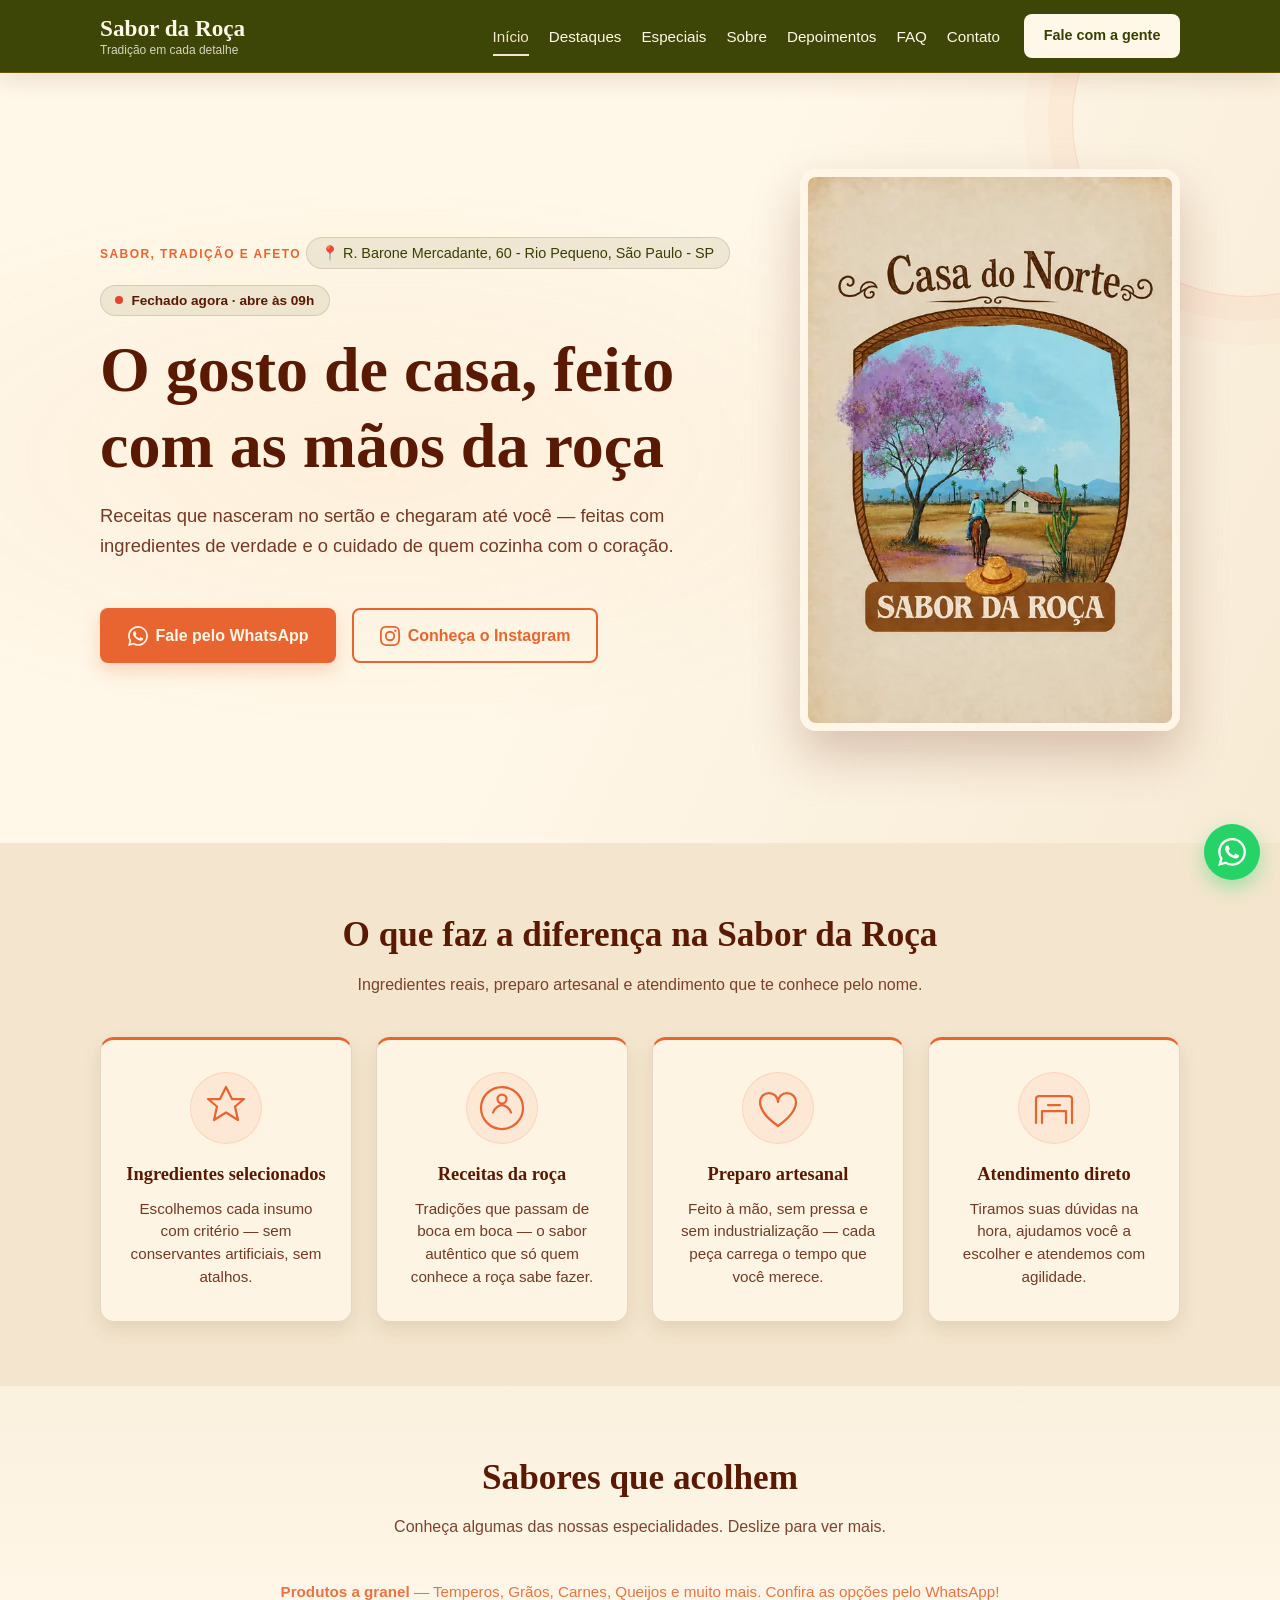
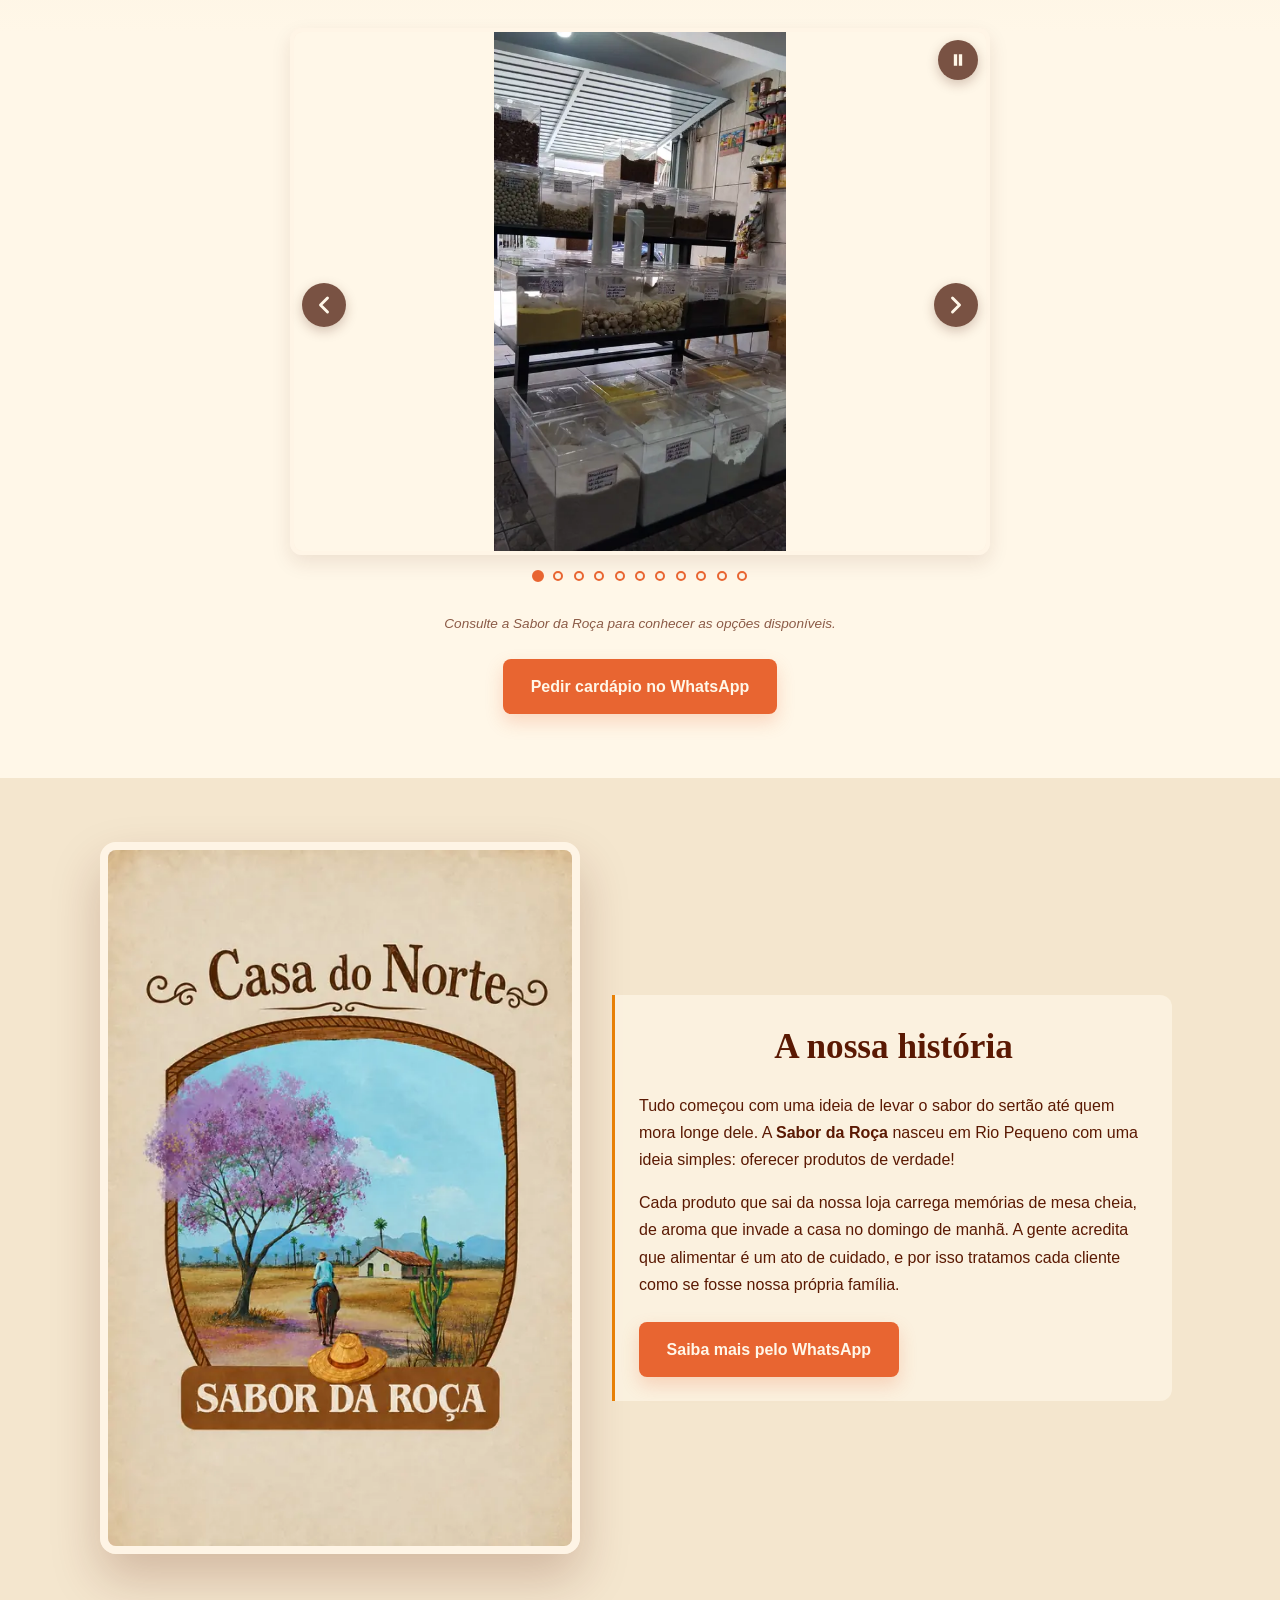
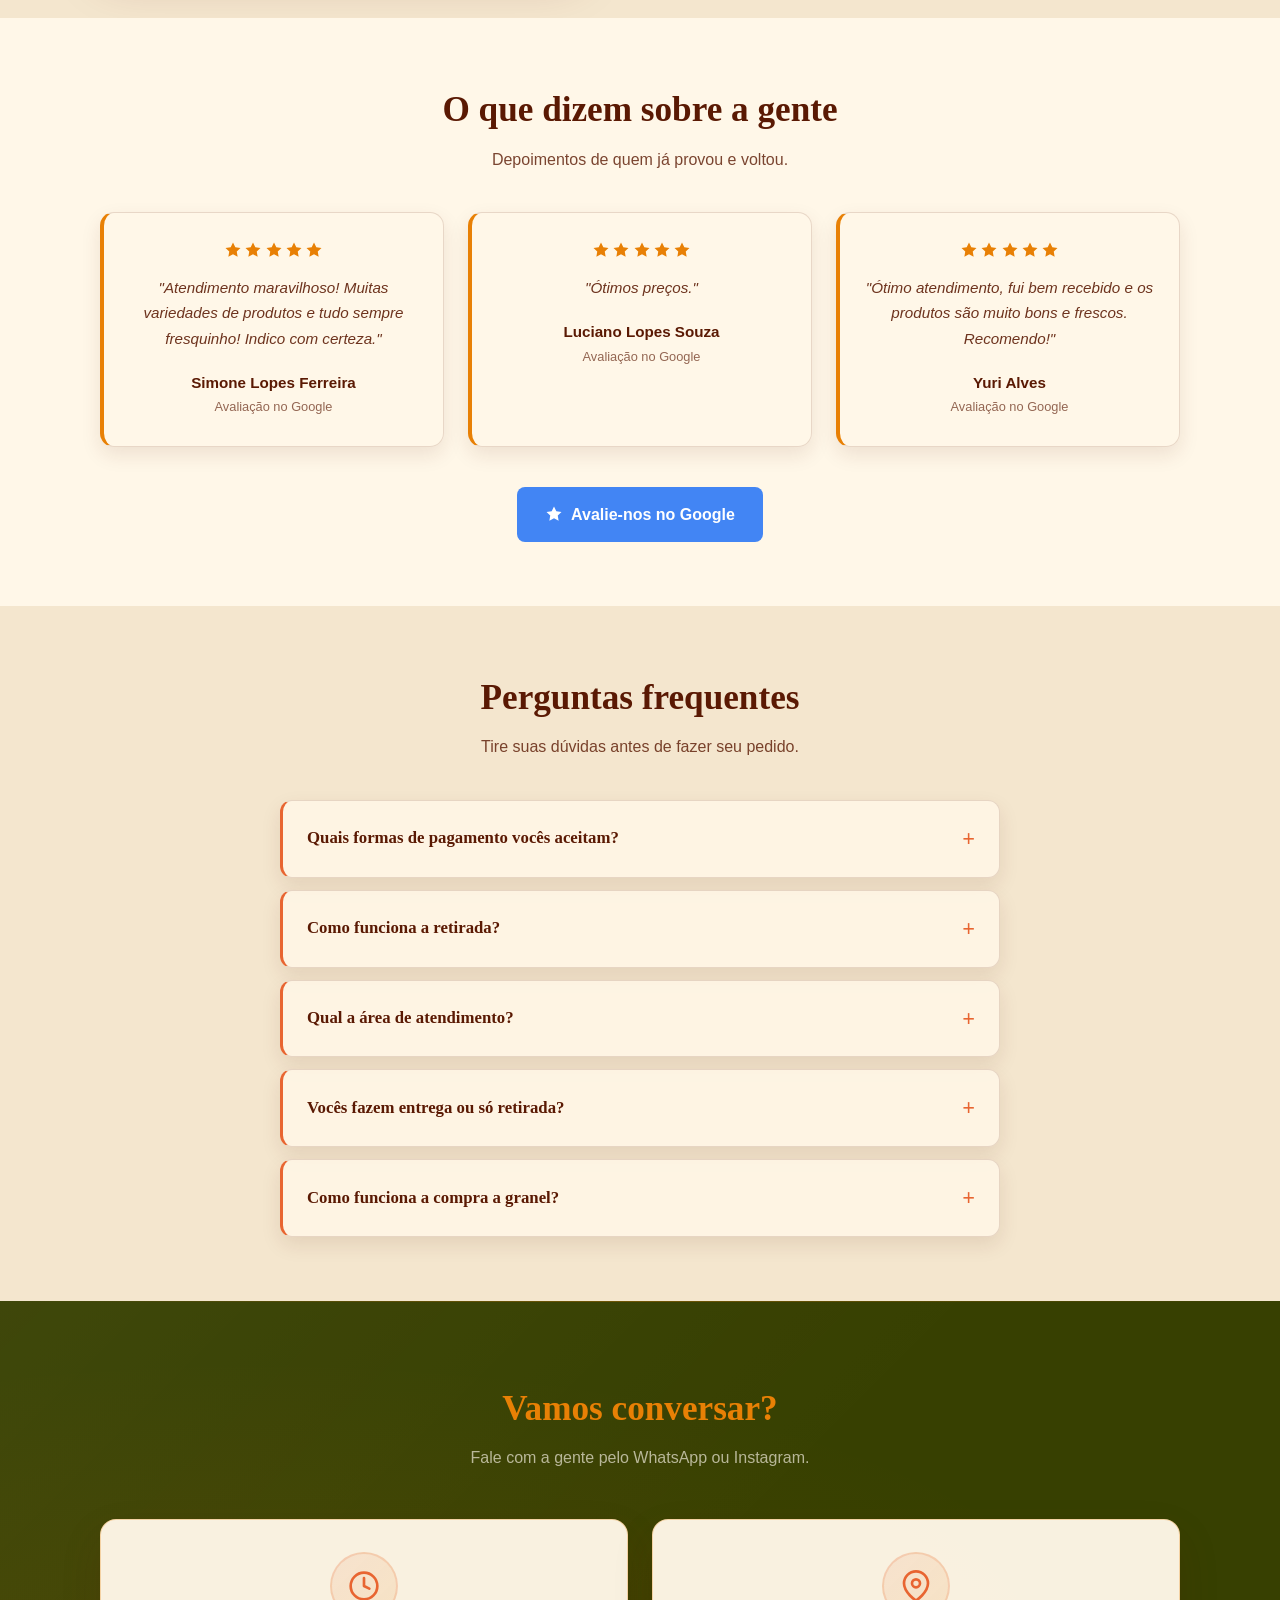
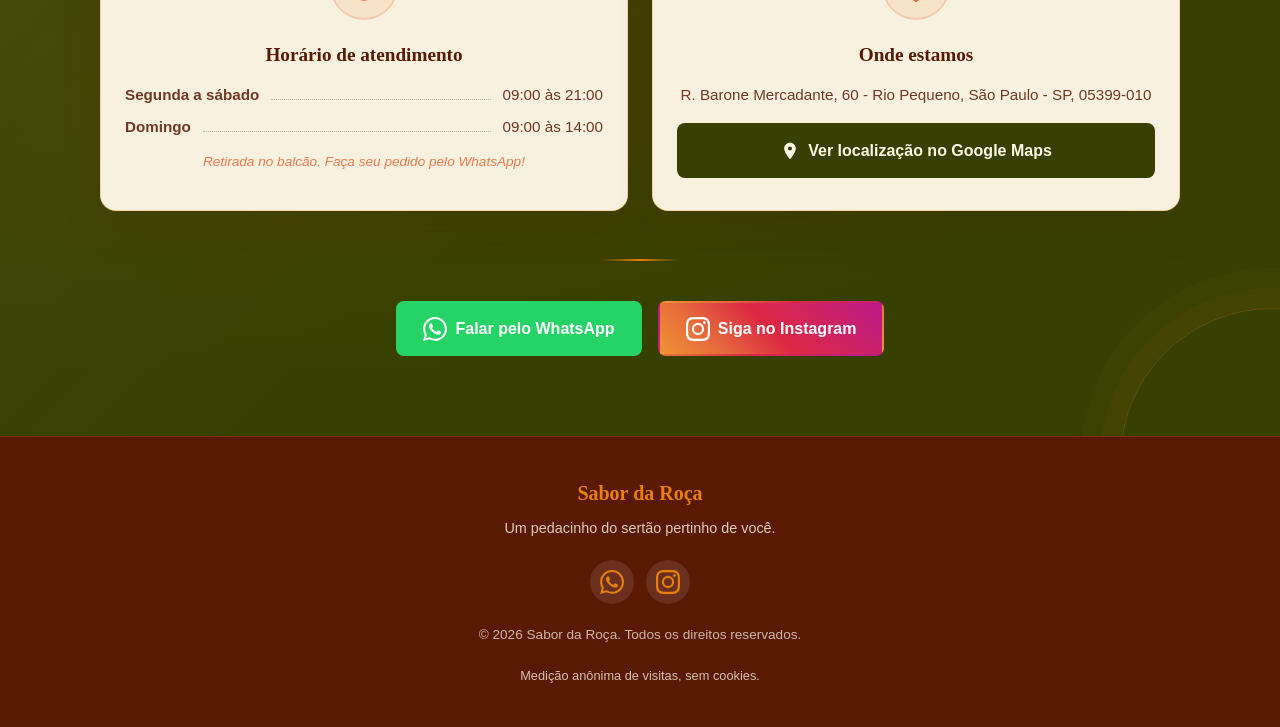
<file: index.html>
<!DOCTYPE html>
<html lang="pt-BR">
<head>
  <!-- Privacidade: só Simple Analytics (anônimo, sem cookies). Sem Google Analytics. -->
  <meta charset="UTF-8">
  <meta name="viewport" content="width=device-width, initial-scale=1.0">
  <meta name="description" content="Sabor da Roça — comida artesanal com sabores do sertão em Rio Pequeno, São Paulo/SP. Ingredientes selecionados e receitas de família.">
  <meta name="author" content="Sabor da Roça">
  <meta name="theme-color" content="#374001">
  <meta name="referrer" content="strict-origin-when-cross-origin">
  <meta name="robots" content="index, follow">
  <link rel="canonical" href="https://sabordaroca.me/">
  <link rel="icon" href="./assets/favicon.png" type="image/png">
  <link rel="manifest" href="./manifest.json">
  <meta name="mobile-web-app-capable" content="yes">
  <meta name="apple-mobile-web-app-capable" content="yes">
  <meta name="apple-mobile-web-app-status-bar-style" content="black-translucent">
  <meta name="apple-mobile-web-app-title" content="Sabor da Roça">
  <link rel="apple-touch-icon" href="./assets/icon-192.png">
  <meta property="og:type" content="website">
  <meta property="og:locale" content="pt_BR">
  <meta property="og:site_name" content="Sabor da Roça">
  <meta property="og:title" content="Sabor da Roça — Um pedacinho do sertão pertinho de você">
  <meta property="og:description" content="Comida artesanal com ingredientes selecionados e receitas de família em Rio Pequeno, São Paulo/SP.">
  <meta property="og:url" content="https://sabordaroca.me/">
  <meta property="og:image" content="https://sabordaroca.me/assets/og-cover.jpg">
  <meta property="og:image:alt" content="Prateleira da loja Sabor da Roça com molhos, doces, polvilho e conservas">
  <meta property="og:image:type" content="image/jpeg">
  <meta property="og:image:width" content="1200">
  <meta property="og:image:height" content="630">
  <meta name="twitter:card" content="summary_large_image">
  <meta name="twitter:title" content="Sabor da Roça — Um pedacinho do sertão pertinho de você">
  <meta name="twitter:description" content="Comida artesanal com ingredientes selecionados e receitas de família em Rio Pequeno, São Paulo/SP.">
  <meta name="twitter:image" content="https://sabordaroca.me/assets/og-cover.jpg">
  <meta name="twitter:image:alt" content="Prateleira da loja Sabor da Roça com molhos, doces, polvilho e conservas">
  <title>Sabor da Roça — Um pedacinho do sertão pertinho de você</title>
  <!-- Critical CSS — renderiza header e hero sem esperar o CSS externo -->
  <style>
    *,*::before,*::after{box-sizing:border-box;margin:0;padding:0}
    html{scroll-behavior:smooth;scroll-padding-top:72px;overflow-x:clip}
    body{font-family:'Segoe UI',Tahoma,Geneva,Verdana,sans-serif;font-size:1rem;line-height:1.6;color:#5A1903;background-color:#F4E6CE;-webkit-font-smoothing:antialiased;overflow-x:hidden;overflow-x:clip}
    img{display:block;max-width:100%;height:auto}
    a{color:inherit;text-decoration:none}
    ul{list-style:none}
    .skip-link{position:absolute;top:-100%;left:1rem;z-index:9999;padding:.75rem 1.5rem;background-color:#E86531;color:#FFF7E8;font-weight:700;font-size:1rem;border-radius:0 0 8px 8px;box-shadow:0 24px 50px rgba(90,25,3,.22);transition:top .2s ease}
    .skip-link:focus{top:0;outline:3px solid #E88005;outline-offset:2px}
    .header{position:sticky;top:0;z-index:100;background-color:rgba(55,64,1,.97);color:#FFF7E8;box-shadow:0 8px 20px rgba(90,25,3,.1);border-bottom:1px solid rgba(232,128,5,.25);backdrop-filter:blur(12px)}
    .header__container{display:flex;align-items:center;justify-content:space-between;max-width:1120px;margin:0 auto;padding:0 1.25rem;height:72px}
    .header__logo{display:flex;flex-direction:column;line-height:1.2}
    .header__logo-nome{font-family:Georgia,'Times New Roman',serif;font-size:1.45rem;font-weight:700;color:#FFF7E8}
    .header__logo-sub{font-size:.75rem;opacity:.8}
    .header__nav{display:flex;align-items:center;gap:1.5rem}
    .header__menu{display:flex;gap:1.25rem;list-style:none}
    .header__link{font-size:.95rem;padding:.6rem 0;color:#FFF7E8}
    .btn--header{display:inline-flex;align-items:center;padding:.5rem 1.1rem;font-size:.9rem;font-weight:600;background-color:#FFF7E8;color:#374001;border-radius:8px;min-height:44px}
    .hero{position:relative;isolation:isolate;overflow:hidden;background-color:#FFF7E8;background-image:radial-gradient(ellipse at 30% 50%,rgba(232,128,5,.06),transparent 50%),linear-gradient(115deg,rgba(255,247,232,.98) 0%,rgba(255,247,232,.9) 48%,rgba(244,230,206,.72) 100%);padding:3.5rem 0 4rem;min-height:60vh;display:flex;align-items:center}
    .hero__container{display:flex;flex-direction:column;gap:2rem;max-width:1120px;width:100%;margin:0 auto;padding:0 1.25rem;align-items:center}
    .hero__texto{text-align:center;max-width:720px;width:100%}
    .hero__etiqueta{display:inline-block;color:#E86531;font-size:.75rem;font-weight:700;letter-spacing:.12em;text-transform:uppercase;margin-bottom:.75rem}
    .hero__localizacao{display:inline-block;font-size:.9rem;color:#374001;background-color:rgba(55,64,1,.08);border:1px solid rgba(55,64,1,.15);padding:.3rem .9rem;border-radius:20px;margin-bottom:1rem;max-width:100%;line-height:1.4}
    .hero__status{display:inline-flex;align-items:center;justify-content:center;flex-wrap:wrap;gap:.5rem;font-size:.85rem;font-weight:600;color:#374001;background-color:rgba(55,64,1,.08);border:1px solid rgba(55,64,1,.15);padding:.3rem .9rem;border-radius:20px;margin-bottom:1rem;max-width:100%;line-height:1.4}
    .hero__titulo{font-family:Georgia,'Times New Roman',serif;font-size:clamp(2.15rem,5vw,4.25rem);color:#5A1903;line-height:1.2;margin-bottom:1rem}
    .hero__subtitulo{font-size:clamp(1rem,2.5vw,1.15rem);color:#5A1903;opacity:.85;max-width:540px;margin:0 auto 2.5rem}
    .hero__botoes{display:flex;flex-wrap:wrap;gap:1rem;justify-content:center}
    .hero__imagem{width:100%;max-width:380px;border-radius:16px;overflow:hidden;box-shadow:0 24px 50px rgba(90,25,3,.22);border:8px solid rgba(255,247,232,.9)}
    .hero__status-bolinha{width:8px;height:8px;border-radius:50%;background-color:#E88005;flex-shrink:0}
    .btn{display:inline-flex;align-items:center;justify-content:center;gap:.5rem;padding:.8rem 1.6rem;font-family:'Segoe UI',Tahoma,Geneva,Verdana,sans-serif;font-size:1rem;font-weight:600;border:2px solid transparent;border-radius:8px;cursor:pointer;min-height:44px;min-width:44px;text-align:center}
    .btn--primario{background-color:#E86531;color:#FFF7E8;box-shadow:0 8px 18px rgba(232,101,49,.22)}
    .btn--secundario{background-color:transparent;color:#E86531;border-color:#E86531}
    .header__hamburger{display:none;flex-direction:column;justify-content:center;gap:5px;background:none;border:none;cursor:pointer;padding:.5rem;min-height:44px;min-width:44px}
    .header__hamburger-linha{display:block;width:24px;height:2px;background-color:#FFF7E8;border-radius:2px}
    @media (max-width:1023px){
      .header__hamburger{display:flex}
      .header__nav{position:fixed;top:72px;left:0;bottom:0;width:100%;z-index:101;flex-direction:column;background-color:#374001;padding:2rem 1.25rem;gap:2rem;overflow-y:auto;visibility:hidden;transform:translateX(100%)}
      .header__nav--aberto{transform:none;visibility:visible}
      .header__menu{flex-direction:column;gap:1rem;align-items:center}
      .header__link{font-size:1.15rem}
      .btn--header{width:100%;justify-content:center}
    }
    @media (max-width:767px){
      .hero__botoes{flex-direction:column;width:100%}
      .hero__botoes .btn{width:100%}
    }
  </style>
  <script type="application/ld+json">
    {
      "@context": "https://schema.org",
      "@type": "GroceryStore",
      "name": "Sabor da Roça",
      "description": "Comida artesanal com ingredientes selecionados e receitas de família em Rio Pequeno, São Paulo.",
      "url": "https://sabordaroca.me/",
      "image": "https://sabordaroca.me/assets/og-cover.jpg",
      "telephone": "+55 11 92134-7467",
      "priceRange": "R$",
      "sameAs": [
        "https://www.instagram.com/saboor_da_roca/",
        "https://wa.me/5511921347467"
      ],
      "address": {
        "@type": "PostalAddress",
        "streetAddress": "R. Barone Mercadante, 60",
        "addressLocality": "São Paulo",
        "addressRegion": "SP",
        "postalCode": "05399-010",
        "addressCountry": "BR"
      },
      "openingHoursSpecification": [
        {
          "@type": "OpeningHoursSpecification",
          "dayOfWeek": ["Monday", "Tuesday", "Wednesday", "Thursday", "Friday", "Saturday"],
          "opens": "09:00",
          "closes": "21:00"
        },
        {
          "@type": "OpeningHoursSpecification",
          "dayOfWeek": "Sunday",
          "opens": "09:00",
          "closes": "14:00"
        }
      ],
      "aggregateRating": {
        "@type": "AggregateRating",
        "ratingValue": "5.0",
        "reviewCount": "3",
        "bestRating": "5"
      },
      "review": [
        {
          "@type": "Review",
          "author": { "@type": "Person", "name": "Simone Lopes Ferreira" },
          "reviewRating": { "@type": "Rating", "ratingValue": "5", "bestRating": "5" },
          "reviewBody": "Atendimento maravilhoso! Muitas variedades de produtos e tudo sempre fresquinho! Indico com certeza."
        },
        {
          "@type": "Review",
          "author": { "@type": "Person", "name": "Luciano Lopes Souza" },
          "reviewRating": { "@type": "Rating", "ratingValue": "5", "bestRating": "5" },
          "reviewBody": "Ótimos preços."
        },
        {
          "@type": "Review",
          "author": { "@type": "Person", "name": "Yuri Alves" },
          "reviewRating": { "@type": "Rating", "ratingValue": "5", "bestRating": "5" },
          "reviewBody": "Ótimo atendimento, fui bem recebido e os produtos são muito bons e frescos. Recomendo!"
        }
      ]
    }
  </script>
  <script type="application/ld+json">
    {
      "@context": "https://schema.org",
      "@type": "FAQPage",
      "mainEntity": [
        {
          "@type": "Question",
          "name": "Quais formas de pagamento vocês aceitam?",
          "acceptedAnswer": { "@type": "Answer", "text": "Aceitamos PIX, cartão de crédito/débito, vale-alimentação/refeição e dinheiro." }
        },
        {
          "@type": "Question",
          "name": "Como funciona a retirada?",
          "acceptedAnswer": { "@type": "Answer", "text": "Fazemos retirada no balcão, faça seu pedido por WhatsApp e guardamos para você!" }
        },
        {
          "@type": "Question",
          "name": "Qual a área de atendimento?",
          "acceptedAnswer": { "@type": "Answer", "text": "Estamos atendendo em R. Barone Mercadante, 60 - Rio Pequeno, São Paulo - SP, 05399-010" }
        },
        {
          "@type": "Question",
          "name": "Vocês fazem entrega ou só retirada?",
          "acceptedAnswer": { "@type": "Answer", "text": "Hoje trabalhamos com retirada no balcão. Faça seu pedido pelo WhatsApp que deixamos tudo separado para você!" }
        },
        {
          "@type": "Question",
          "name": "Como funciona a compra a granel?",
          "acceptedAnswer": { "@type": "Answer", "text": "Você escolhe o produto e a quantidade, e pesamos na hora. Chame no WhatsApp para saber as opções do dia." }
        }
      ]
    }
  </script>
  <link rel="stylesheet" href="./css/style.css">
  <noscript>
    <style>
      /* Sem JS: menu empilhado no cabeçalho em vez de off-canvas (inacessível sem JS). */
      .hero__status{display:none}
      .carrossel__pista{overflow-x:auto}
      .carrossel__btn,.carrossel__pontos{display:none}
      @media (max-width:1023px){
        .header__container{flex-wrap:wrap;height:auto;min-height:72px;padding-top:.75rem;padding-bottom:.75rem;row-gap:.5rem}
        .header__hamburger{display:none !important}
        .header__nav{position:static;visibility:visible;transform:none;width:100%;flex-direction:column;align-items:stretch;gap:1rem;padding:.25rem 0 .5rem;background:transparent;overflow:visible}
        .header__menu{flex-direction:column;align-items:flex-start;gap:.15rem}
        .header__link{font-size:1rem}
        .btn--header{justify-content:center}
      }
    </style>
  </noscript>
</head>
<body>

  <a href="#conteudo-principal" class="skip-link">Pular para o conteúdo principal</a>

  <!-- ========== HEADER ========== -->
  <header class="header" id="header">
    <div class="header__container">
      <a href="#inicio" class="header__logo" aria-label="Sabor da Roça — ir para o início">
        <span class="header__logo-nome">Sabor da Roça</span>
        <span class="header__logo-sub">Tradição em cada detalhe</span>
      </a>

      <nav class="header__nav" id="main-nav" aria-label="Menu principal">
        <ul class="header__menu">
          <li><a href="#inicio" class="header__link" aria-current="location">Início</a></li>
          <li><a href="#destaques" class="header__link">Destaques</a></li>
          <li><a href="#produtos" class="header__link">Especiais</a></li>
          <li><a href="#sobre" class="header__link">Sobre</a></li>
          <li><a href="#depoimentos" class="header__link">Depoimentos</a></li>
          <li><a href="#faq" class="header__link">FAQ</a></li>
          <li><a href="#contato" class="header__link">Contato</a></li>
        </ul>
        <a href="https://wa.me/5511921347467?text=Ol%C3%A1!%20Vim%20pelo%20site%20Sabor%20da%20Ro%C3%A7a%20e%20quero%20fazer%20um%20pedido." target="_blank" rel="noopener noreferrer" class="btn btn--header">Fale com a gente</a>
      </nav>

      <button class="header__hamburger" id="hamburger-btn" aria-label="Abrir menu" aria-expanded="false" aria-controls="main-nav">
        <span class="header__hamburger-linha"></span>
        <span class="header__hamburger-linha"></span>
        <span class="header__hamburger-linha"></span>
      </button>
    </div>
  </header>

  <main id="conteudo-principal">

    <!-- ========== HERO ========== -->
    <section class="hero" id="inicio">
      <div class="hero__container">
        <div class="hero__texto">
          <p class="hero__etiqueta">Sabor, tradição e afeto</p>
          <p class="hero__localizacao">📍 R. Barone Mercadante, 60 - Rio Pequeno, São Paulo - SP</p>
          <p class="hero__status" id="status-aberto" role="status"><span class="hero__status-bolinha" aria-hidden="true"></span><span id="status-aberto-texto">Verificando horário de funcionamento…</span></p>
          <h1 class="hero__titulo">O gosto de casa, feito com as mãos da roça</h1>
          <p class="hero__subtitulo">Receitas que nasceram no sertão e chegaram até você — feitas com ingredientes de verdade e o cuidado de quem cozinha com o coração.</p>
          <div class="hero__botoes">
            <a href="https://wa.me/5511921347467?text=Ol%C3%A1!%20Vim%20pelo%20site%20Sabor%20da%20Ro%C3%A7a%20e%20quero%20fazer%20um%20pedido." target="_blank" rel="noopener noreferrer" class="btn btn--primario">
              <svg class="btn__icone" viewBox="0 0 24 24" width="20" height="20" fill="currentColor" aria-hidden="true"><path d="M17.472 14.382c-.297-.149-1.758-.867-2.03-.967-.273-.099-.471-.148-.67.15-.197.297-.767.966-.94 1.164-.173.199-.347.223-.644.075-.297-.15-1.255-.463-2.39-1.475-.883-.788-1.48-1.761-1.653-2.059-.173-.297-.018-.458.13-.606.134-.133.298-.347.446-.52.149-.174.198-.298.298-.497.099-.198.05-.371-.025-.52-.075-.149-.669-1.612-.916-2.207-.242-.579-.487-.5-.669-.51l-.57-.01c-.198 0-.52.074-.792.372-.272.297-1.04 1.016-1.04 2.479 0 1.462 1.065 2.875 1.213 3.074.149.198 2.096 3.2 5.077 4.487.709.306 1.262.489 1.694.625.712.227 1.36.195 1.871.118.571-.085 1.758-.719 2.006-1.413.248-.694.248-1.289.173-1.413-.074-.124-.272-.198-.57-.347m-5.421 7.403h-.004a9.87 9.87 0 01-5.031-1.378l-.361-.214-3.741.982.998-3.648-.235-.374a9.86 9.86 0 01-1.51-5.26c.001-5.45 4.436-9.884 9.888-9.884 2.64 0 5.122 1.03 6.988 2.898a9.825 9.825 0 012.893 6.994c-.003 5.45-4.437 9.884-9.885 9.884m8.413-18.297A11.815 11.815 0 0012.05 0C5.495 0 .16 5.335.157 11.892c0 2.096.547 4.142 1.588 5.945L.057 24l6.305-1.654a11.882 11.882 0 005.683 1.448h.005c6.554 0 11.89-5.335 11.893-11.893a11.821 11.821 0 00-3.48-8.413z"/></svg>
              Fale pelo WhatsApp
            </a>
            <a href="https://www.instagram.com/saboor_da_roca/" target="_blank" rel="noopener noreferrer" class="btn btn--secundario">
              <svg class="btn__icone" viewBox="0 0 24 24" width="20" height="20" fill="currentColor" aria-hidden="true"><path d="M12 2.163c3.204 0 3.584.012 4.85.07 3.252.148 4.771 1.691 4.919 4.919.058 1.265.069 1.645.069 4.849 0 3.205-.012 3.584-.069 4.849-.149 3.225-1.664 4.771-4.919 4.919-1.266.058-1.644.07-4.85.07-3.204 0-3.584-.012-4.849-.07-3.26-.149-4.771-1.699-4.919-4.92-.058-1.265-.07-1.644-.07-4.849 0-3.204.013-3.583.07-4.849.149-3.227 1.664-4.771 4.919-4.919 1.266-.057 1.645-.069 4.849-.069zM12 0C8.741 0 8.333.014 7.053.072 2.695.272.273 2.69.073 7.052.014 8.333 0 8.741 0 12c0 3.259.014 3.668.072 4.948.2 4.358 2.618 6.78 6.98 6.98C8.333 23.986 8.741 24 12 24c3.259 0 3.668-.014 4.948-.072 4.354-.2 6.782-2.618 6.979-6.98.059-1.28.073-1.689.073-4.948 0-3.259-.014-3.667-.072-4.947-.196-4.354-2.617-6.78-6.979-6.98C15.668.014 15.259 0 12 0zm0 5.838a6.162 6.162 0 100 12.324 6.162 6.162 0 000-12.324zM12 16a4 4 0 110-8 4 4 0 010 8zm6.406-11.845a1.44 1.44 0 100 2.881 1.44 1.44 0 000-2.881z"/></svg>
              Conheça o Instagram
            </a>
          </div>
        </div>
        <div class="hero__imagem">
          <img src="./assets/images/sobre.webp" alt="Logotipo Casa do Norte Sabor da Roça com ilustração do sertão" loading="eager" fetchpriority="high" decoding="async" width="533" height="800">
        </div>
      </div>
    </section>

    <!-- ========== DIFERENCIAIS ========== -->
    <section class="diferenciais" id="destaques">
      <div class="secao__container">
        <h2 class="secao__titulo">O que faz a diferença na Sabor da Roça</h2>
        <p class="secao__subtitulo">Ingredientes reais, preparo artesanal e atendimento que te conhece pelo nome.</p>

        <div class="diferenciais__grid">
          <article class="diferencial-card">
            <div class="diferencial-card__icone">
              <svg viewBox="0 0 64 64" width="48" height="48" fill="none" stroke="currentColor" stroke-width="3" stroke-linecap="round" stroke-linejoin="round" aria-hidden="true">
                <path d="M32 4l8 16h16l-12 10 4 18-16-10-16 10 4-18L8 20h16z"/>
              </svg>
            </div>
            <h3 class="diferencial-card__titulo">Ingredientes selecionados</h3>
            <p class="diferencial-card__texto">Escolhemos cada insumo com critério — sem conservantes artificiais, sem atalhos.</p>
          </article>

          <article class="diferencial-card">
            <div class="diferencial-card__icone">
              <svg viewBox="0 0 64 64" width="48" height="48" fill="none" stroke="currentColor" stroke-width="3" stroke-linecap="round" stroke-linejoin="round" aria-hidden="true">
                <circle cx="32" cy="32" r="28"/>
                <path d="M20 38c2-6 8-10 12-10s10 4 12 10"/>
                <circle cx="32" cy="20" r="6"/>
              </svg>
            </div>
            <h3 class="diferencial-card__titulo">Receitas da roça</h3>
            <p class="diferencial-card__texto">Tradições que passam de boca em boca — o sabor autêntico que só quem conhece a roça sabe fazer.</p>
          </article>

          <article class="diferencial-card">
            <div class="diferencial-card__icone">
              <svg viewBox="0 0 64 64" width="48" height="48" fill="none" stroke="currentColor" stroke-width="3" stroke-linecap="round" stroke-linejoin="round" aria-hidden="true">
                <path d="M32 56C18 46 8 36 8 24a12 12 0 0124 0 12 12 0 0124 0c0 12-10 22-24 32z"/>
              </svg>
            </div>
            <h3 class="diferencial-card__titulo">Preparo artesanal</h3>
            <p class="diferencial-card__texto">Feito à mão, sem pressa e sem industrialização — cada peça carrega o tempo que você merece.</p>
          </article>

          <article class="diferencial-card">
            <div class="diferencial-card__icone">
              <svg viewBox="0 0 64 64" width="48" height="48" fill="none" stroke="currentColor" stroke-width="3" stroke-linecap="round" stroke-linejoin="round" aria-hidden="true">
                <path d="M8 52V20a4 4 0 014-4h40a4 4 0 014 4v32"/>
                <path d="M16 52V36h32v16"/>
                <path d="M24 28h16"/>
              </svg>
            </div>
            <h3 class="diferencial-card__titulo">Atendimento direto</h3>
            <p class="diferencial-card__texto">Tiramos suas dúvidas na hora, ajudamos você a escolher e atendemos com agilidade.</p>
          </article>
        </div>
      </div>
    </section>

    <!-- ========== DESTAQUES / PRODUTOS ========== -->
    <section class="produtos" id="produtos">
      <div class="secao__container">
        <h2 class="secao__titulo">Sabores que acolhem</h2>
        <p class="secao__subtitulo">Conheça algumas das nossas especialidades. Deslize para ver mais.</p>
        <p class="produtos__granel"><strong>Produtos a granel</strong> — Temperos, Grãos, Carnes, Queijos e muito mais. Confira as opções pelo WhatsApp!</p>

        <div class="carrossel" role="region" aria-label="Galeria de produtos" aria-roledescription="carrossel" tabindex="0">
          <p class="sr-only" aria-live="polite" id="carrossel-status">Slide 1 de 11</p>
          <div class="carrossel__pista">
            <div class="carrossel__slides">
              <div class="carrossel__slide" role="group" aria-roledescription="slide" aria-label="Slide 1 de 11">
                <img src="./assets/images/foto1.webp" alt="Dispensers com farinhas, grãos e temperos a granel na loja Sabor da Roça" loading="lazy" decoding="async" width="449" height="800">
              </div>
              <div class="carrossel__slide" role="group" aria-roledescription="slide" aria-label="Slide 2 de 11" aria-hidden="true">
                <img src="./assets/images/foto2.webp" alt="Interior da loja com prateleiras de temperos a granel e produtos empacotados" loading="lazy" decoding="async" width="449" height="800">
              </div>
              <div class="carrossel__slide" role="group" aria-roledescription="slide" aria-label="Slide 3 de 11" aria-hidden="true">
                <img src="./assets/images/foto3.webp" alt="Potes transparentes com temperos, grãos e especiarias a granel" loading="lazy" decoding="async" width="449" height="800">
              </div>
              <div class="carrossel__slide" role="group" aria-roledescription="slide" aria-label="Slide 4 de 11" aria-hidden="true">
                <img src="./assets/images/foto4.webp" alt="Dispensers de farinhas e temperos a granel na loja" loading="lazy" decoding="async" width="449" height="800">
              </div>
              <div class="carrossel__slide" role="group" aria-roledescription="slide" aria-label="Slide 5 de 11" aria-hidden="true">
                <img src="./assets/images/foto5.webp" alt="Geladeira com bebidas e sacos de carvão de 2 kg e 5 kg à venda" loading="lazy" decoding="async" width="449" height="800">
              </div>
              <div class="carrossel__slide" role="group" aria-roledescription="slide" aria-label="Slide 6 de 11" aria-hidden="true">
                <img src="./assets/images/foto6.webp" alt="Prateleira com molhos, doces, polvilho e conservas" loading="lazy" decoding="async" width="800" height="449">
              </div>
              <div class="carrossel__slide" role="group" aria-roledescription="slide" aria-label="Slide 7 de 11" aria-hidden="true">
                <img src="./assets/images/foto7.webp" alt="Potes com castanhas, temperos e farinhas a granel" loading="lazy" decoding="async" width="800" height="449">
              </div>
              <div class="carrossel__slide" role="group" aria-roledescription="slide" aria-label="Slide 8 de 11" aria-hidden="true">
                <img src="./assets/images/foto8.webp" alt="Fachada da loja Sabor da Roça com mesas de produtos a granel na calçada" loading="lazy" decoding="async" width="449" height="800">
              </div>
              <div class="carrossel__slide" role="group" aria-roledescription="slide" aria-label="Slide 9 de 11" aria-hidden="true">
                <img src="./assets/images/foto9.webp" alt="Peça de carne bovina fresca com capa de gordura no balcão" loading="lazy" decoding="async" width="800" height="449">
              </div>
              <div class="carrossel__slide" role="group" aria-roledescription="slide" aria-label="Slide 10 de 11" aria-hidden="true">
                <img src="./assets/images/foto10.webp" alt="Peças de carne bovina com marmoreio em balcão refrigerado" loading="lazy" decoding="async" width="600" height="800">
              </div>
              <div class="carrossel__slide" role="group" aria-roledescription="slide" aria-label="Slide 11 de 11" aria-hidden="true">
                <img src="./assets/images/foto11.webp" alt="Queijo branco em peça inteira e metade sobre tábua de madeira" loading="lazy" decoding="async" width="800" height="600">
              </div>
            </div>
          </div>

          <button class="carrossel__btn carrossel__btn--anterior" aria-label="Slide anterior" type="button">
            <svg viewBox="0 0 24 24" width="28" height="28" fill="none" stroke="currentColor" stroke-width="2.5" stroke-linecap="round" stroke-linejoin="round" aria-hidden="true"><polyline points="15 18 9 12 15 6"/></svg>
          </button>
          <button class="carrossel__btn carrossel__btn--proximo" aria-label="Próximo slide" type="button">
            <svg viewBox="0 0 24 24" width="28" height="28" fill="none" stroke="currentColor" stroke-width="2.5" stroke-linecap="round" stroke-linejoin="round" aria-hidden="true"><polyline points="9 18 15 12 9 6"/></svg>
          </button>
          <button class="carrossel__btn carrossel__btn--pausa" aria-label="Pausar apresentação automática" aria-pressed="false" type="button">
            <svg class="icone-pausar" viewBox="0 0 24 24" width="20" height="20" fill="currentColor" aria-hidden="true"><path d="M7 5h4v14H7zM13 5h4v14h-4z"/></svg>
            <svg class="icone-retomar" viewBox="0 0 24 24" width="20" height="20" fill="currentColor" aria-hidden="true" hidden><path d="M8 5v14l11-7z"/></svg>
          </button>

          <div class="carrossel__pontos" role="group" aria-label="Navegação do carrossel">
            <button class="carrossel__ponto carrossel__ponto--ativo" aria-current="true" aria-label="Ir para slide 1" data-indice="0" type="button"></button>
            <button class="carrossel__ponto" aria-current="false" aria-label="Ir para slide 2" data-indice="1" type="button"></button>
            <button class="carrossel__ponto" aria-current="false" aria-label="Ir para slide 3" data-indice="2" type="button"></button>
            <button class="carrossel__ponto" aria-current="false" aria-label="Ir para slide 4" data-indice="3" type="button"></button>
            <button class="carrossel__ponto" aria-current="false" aria-label="Ir para slide 5" data-indice="4" type="button"></button>
            <button class="carrossel__ponto" aria-current="false" aria-label="Ir para slide 6" data-indice="5" type="button"></button>
            <button class="carrossel__ponto" aria-current="false" aria-label="Ir para slide 7" data-indice="6" type="button"></button>
            <button class="carrossel__ponto" aria-current="false" aria-label="Ir para slide 8" data-indice="7" type="button"></button>
            <button class="carrossel__ponto" aria-current="false" aria-label="Ir para slide 9" data-indice="8" type="button"></button>
            <button class="carrossel__ponto" aria-current="false" aria-label="Ir para slide 10" data-indice="9" type="button"></button>
            <button class="carrossel__ponto" aria-current="false" aria-label="Ir para slide 11" data-indice="10" type="button"></button>
          </div>
        </div>

        <p class="produtos__aviso">Consulte a Sabor da Roça para conhecer as opções disponíveis.</p>

        <div class="produtos__cta">
          <a href="https://wa.me/5511921347467?text=Ol%C3%A1!%20Quero%20receber%20o%20card%C3%A1pio%20da%20Sabor%20da%20Ro%C3%A7a." target="_blank" rel="noopener noreferrer" class="btn btn--primario">Pedir cardápio no WhatsApp</a>
        </div>
      </div>
    </section>

    <!-- ========== SOBRE ========== -->
    <section class="sobre" id="sobre">
      <div class="sobre__container">
        <div class="sobre__imagem">
          <img src="./assets/images/sobre.webp" alt="Logotipo Casa do Norte Sabor da Roça com ilustração do sertão" loading="lazy" decoding="async" width="533" height="800">
        </div>
        <div class="sobre__texto">
          <h2 class="secao__titulo">A nossa história</h2>
          <p>Tudo começou com uma ideia de levar o sabor do sertão até quem mora longe dele. A <strong>Sabor da Roça</strong> nasceu em Rio Pequeno com uma ideia simples: oferecer produtos de verdade!</p>
          <p>Cada produto que sai da nossa loja carrega memórias de mesa cheia, de aroma que invade a casa no domingo de manhã. A gente acredita que alimentar é um ato de cuidado, e por isso tratamos cada cliente como se fosse nossa própria família.</p>
          <a href="https://wa.me/5511921347467?text=Ol%C3%A1!%20Vim%20pelo%20site%20Sabor%20da%20Ro%C3%A7a%20e%20quero%20fazer%20um%20pedido." target="_blank" rel="noopener noreferrer" class="btn btn--primario">Saiba mais pelo WhatsApp</a>
        </div>
      </div>
    </section>

    <!-- ========== DEPOIMENTOS ========== -->
    <section class="depoimentos" id="depoimentos">
      <div class="secao__container">
        <h2 class="secao__titulo">O que dizem sobre a gente</h2>
        <p class="secao__subtitulo">Depoimentos de quem já provou e voltou.</p>

        <div class="depoimentos__grid">
          <article class="depoimento-card">
            <div class="depoimento-card__estrelas" aria-label="5 de 5 estrelas">
              <svg viewBox="0 0 24 24" width="18" height="18" fill="currentColor" aria-hidden="true"><path d="M12 2l3.09 6.26L22 9.27l-5 4.87 1.18 6.88L12 17.77l-6.18 3.25L7 14.14 2 9.27l6.91-1.01L12 2z"/></svg>
              <svg viewBox="0 0 24 24" width="18" height="18" fill="currentColor" aria-hidden="true"><path d="M12 2l3.09 6.26L22 9.27l-5 4.87 1.18 6.88L12 17.77l-6.18 3.25L7 14.14 2 9.27l6.91-1.01L12 2z"/></svg>
              <svg viewBox="0 0 24 24" width="18" height="18" fill="currentColor" aria-hidden="true"><path d="M12 2l3.09 6.26L22 9.27l-5 4.87 1.18 6.88L12 17.77l-6.18 3.25L7 14.14 2 9.27l6.91-1.01L12 2z"/></svg>
              <svg viewBox="0 0 24 24" width="18" height="18" fill="currentColor" aria-hidden="true"><path d="M12 2l3.09 6.26L22 9.27l-5 4.87 1.18 6.88L12 17.77l-6.18 3.25L7 14.14 2 9.27l6.91-1.01L12 2z"/></svg>
              <svg viewBox="0 0 24 24" width="18" height="18" fill="currentColor" aria-hidden="true"><path d="M12 2l3.09 6.26L22 9.27l-5 4.87 1.18 6.88L12 17.77l-6.18 3.25L7 14.14 2 9.27l6.91-1.01L12 2z"/></svg>
            </div>
            <blockquote class="depoimento-card__texto">
              "Atendimento maravilhoso! Muitas variedades de produtos e tudo sempre fresquinho! Indico com certeza."
            </blockquote>
            <div class="depoimento-card__autor">
              <span class="depoimento-card__nome">Simone Lopes Ferreira</span>
              <span class="depoimento-card__local">Avaliação no Google</span>
            </div>
          </article>

          <article class="depoimento-card">
            <div class="depoimento-card__estrelas" aria-label="5 de 5 estrelas">
              <svg viewBox="0 0 24 24" width="18" height="18" fill="currentColor" aria-hidden="true"><path d="M12 2l3.09 6.26L22 9.27l-5 4.87 1.18 6.88L12 17.77l-6.18 3.25L7 14.14 2 9.27l6.91-1.01L12 2z"/></svg>
              <svg viewBox="0 0 24 24" width="18" height="18" fill="currentColor" aria-hidden="true"><path d="M12 2l3.09 6.26L22 9.27l-5 4.87 1.18 6.88L12 17.77l-6.18 3.25L7 14.14 2 9.27l6.91-1.01L12 2z"/></svg>
              <svg viewBox="0 0 24 24" width="18" height="18" fill="currentColor" aria-hidden="true"><path d="M12 2l3.09 6.26L22 9.27l-5 4.87 1.18 6.88L12 17.77l-6.18 3.25L7 14.14 2 9.27l6.91-1.01L12 2z"/></svg>
              <svg viewBox="0 0 24 24" width="18" height="18" fill="currentColor" aria-hidden="true"><path d="M12 2l3.09 6.26L22 9.27l-5 4.87 1.18 6.88L12 17.77l-6.18 3.25L7 14.14 2 9.27l6.91-1.01L12 2z"/></svg>
              <svg viewBox="0 0 24 24" width="18" height="18" fill="currentColor" aria-hidden="true"><path d="M12 2l3.09 6.26L22 9.27l-5 4.87 1.18 6.88L12 17.77l-6.18 3.25L7 14.14 2 9.27l6.91-1.01L12 2z"/></svg>
            </div>
            <blockquote class="depoimento-card__texto">
              "Ótimos preços."
            </blockquote>
            <div class="depoimento-card__autor">
              <span class="depoimento-card__nome">Luciano Lopes Souza</span>
              <span class="depoimento-card__local">Avaliação no Google</span>
            </div>
          </article>

          <article class="depoimento-card">
            <div class="depoimento-card__estrelas" aria-label="5 de 5 estrelas">
              <svg viewBox="0 0 24 24" width="18" height="18" fill="currentColor" aria-hidden="true"><path d="M12 2l3.09 6.26L22 9.27l-5 4.87 1.18 6.88L12 17.77l-6.18 3.25L7 14.14 2 9.27l6.91-1.01L12 2z"/></svg>
              <svg viewBox="0 0 24 24" width="18" height="18" fill="currentColor" aria-hidden="true"><path d="M12 2l3.09 6.26L22 9.27l-5 4.87 1.18 6.88L12 17.77l-6.18 3.25L7 14.14 2 9.27l6.91-1.01L12 2z"/></svg>
              <svg viewBox="0 0 24 24" width="18" height="18" fill="currentColor" aria-hidden="true"><path d="M12 2l3.09 6.26L22 9.27l-5 4.87 1.18 6.88L12 17.77l-6.18 3.25L7 14.14 2 9.27l6.91-1.01L12 2z"/></svg>
              <svg viewBox="0 0 24 24" width="18" height="18" fill="currentColor" aria-hidden="true"><path d="M12 2l3.09 6.26L22 9.27l-5 4.87 1.18 6.88L12 17.77l-6.18 3.25L7 14.14 2 9.27l6.91-1.01L12 2z"/></svg>
              <svg viewBox="0 0 24 24" width="18" height="18" fill="currentColor" aria-hidden="true"><path d="M12 2l3.09 6.26L22 9.27l-5 4.87 1.18 6.88L12 17.77l-6.18 3.25L7 14.14 2 9.27l6.91-1.01L12 2z"/></svg>
            </div>
            <blockquote class="depoimento-card__texto">
              "Ótimo atendimento, fui bem recebido e os produtos são muito bons e frescos. Recomendo!"
            </blockquote>
            <div class="depoimento-card__autor">
              <span class="depoimento-card__nome">Yuri Alves</span>
              <span class="depoimento-card__local">Avaliação no Google</span>
            </div>
          </article>
        </div>

        <div class="depoimentos__cta">
          <a href="https://g.page/r/CR5E3ALJFU8PEBM/review" target="_blank" rel="noopener noreferrer" class="btn btn--google">
            <svg viewBox="0 0 24 24" width="18" height="18" fill="currentColor" aria-hidden="true">
              <path d="M12 2l3.09 6.26L22 9.27l-5 4.87 1.18 6.88L12 17.77l-6.18 3.25L7 14.14 2 9.27l6.91-1.01L12 2z"/>
            </svg>
            Avalie-nos no Google
          </a>
        </div>
      </div>
    </section>

    <!-- ========== FAQ ========== -->
    <section class="faq" id="faq">
      <div class="secao__container">
        <h2 class="secao__titulo">Perguntas frequentes</h2>
        <p class="secao__subtitulo">Tire suas dúvidas antes de fazer seu pedido.</p>

        <div class="faq__lista">
          <details class="faq__item">
            <summary class="faq__pergunta">Quais formas de pagamento vocês aceitam?</summary>
            <div class="faq__resposta">
              <p>Aceitamos PIX, cartão de crédito/débito, vale-alimentação/refeição e dinheiro.</p>
            </div>
          </details>

          <details class="faq__item">
            <summary class="faq__pergunta">Como funciona a retirada?</summary>
            <div class="faq__resposta">
              <p>Fazemos retirada no balcão, faça seu pedido por WhatsApp e guardamos para você!</p>
            </div>
          </details>

          <details class="faq__item">
            <summary class="faq__pergunta">Qual a área de atendimento?</summary>
            <div class="faq__resposta">
              <p>Estamos atendendo em R. Barone Mercadante, 60 - Rio Pequeno, São Paulo - SP, 05399-010</p>
            </div>
          </details>

          <details class="faq__item">
            <summary class="faq__pergunta">Vocês fazem entrega ou só retirada?</summary>
            <div class="faq__resposta">
              <p>Hoje trabalhamos com retirada no balcão. Faça seu pedido pelo WhatsApp que deixamos tudo separado para você!</p>
            </div>
          </details>

          <details class="faq__item">
            <summary class="faq__pergunta">Como funciona a compra a granel?</summary>
            <div class="faq__resposta">
              <p>Você escolhe o produto e a quantidade, e pesamos na hora. Chame no WhatsApp para saber as opções do dia.</p>
            </div>
          </details>

        </div>
      </div>
    </section>

    <!-- ========== CONTATO ========== -->
    <section class="contato" id="contato">
      <div class="secao__container">
        <h2 class="secao__titulo">Vamos conversar?</h2>
        <p class="secao__subtitulo">Fale com a gente pelo WhatsApp ou Instagram.</p>

        <div class="contato__grid">
          <div class="info-card">
            <div class="info-card__icone">
              <svg viewBox="0 0 24 24" width="32" height="32" fill="none" stroke="currentColor" stroke-width="2" stroke-linecap="round" stroke-linejoin="round" aria-hidden="true">
                <circle cx="12" cy="12" r="10"/>
                <polyline points="12 6 12 12 16 14"/>
              </svg>
            </div>
            <h3 class="info-card__titulo">Horário de atendimento</h3>
            <div class="horario">
              <div class="horario__linha">
                <span class="horario__dia">Segunda a sábado</span>
                <span class="horario__pontos"></span>
                <span class="horario__hora">09:00 às 21:00</span>
              </div>
              <div class="horario__linha">
                <span class="horario__dia">Domingo</span>
                <span class="horario__pontos"></span>
                <span class="horario__hora">09:00 às 14:00</span>
              </div>
            </div>
            <p class="info-card__nota">Retirada no balcão. Faça seu pedido pelo WhatsApp!</p>
          </div>

          <div class="info-card">
            <div class="info-card__icone">
              <svg viewBox="0 0 24 24" width="32" height="32" fill="none" stroke="currentColor" stroke-width="2" stroke-linecap="round" stroke-linejoin="round" aria-hidden="true">
                <path d="M21 10c0 7-9 13-9 13s-9-6-9-13a9 9 0 0 1 18 0z"/>
                <circle cx="12" cy="10" r="3"/>
              </svg>
            </div>
            <h3 class="info-card__titulo">Onde estamos</h3>
            <p class="info-card__texto">R. Barone Mercadante, 60 - Rio Pequeno, São Paulo - SP, 05399-010</p>
            <a href="https://maps.app.goo.gl/DxqLyrvYUpD4UkJU8" target="_blank" rel="noopener noreferrer" class="btn btn--maps">
              <svg class="btn__icone" viewBox="0 0 24 24" width="20" height="20" fill="currentColor" aria-hidden="true"><path d="M12 2C8.13 2 5 5.13 5 9c0 5.25 7 13 7 13s7-7.75 7-13c0-3.87-3.13-7-7-7zm0 9.5a2.5 2.5 0 110-5 2.5 2.5 0 010 5z"/></svg>
              Ver localização no Google Maps
            </a>
          </div>
        </div>

        <div class="contato__divisor" aria-hidden="true"></div>

        <div class="contato__botoes">
          <a href="https://wa.me/5511921347467?text=Ol%C3%A1!%20Vim%20pelo%20site%20Sabor%20da%20Ro%C3%A7a%20e%20quero%20fazer%20um%20pedido." target="_blank" rel="noopener noreferrer" class="btn btn--whatsapp">
            <svg class="btn__icone" viewBox="0 0 24 24" width="24" height="24" fill="currentColor" aria-hidden="true"><path d="M17.472 14.382c-.297-.149-1.758-.867-2.03-.967-.273-.099-.471-.148-.67.15-.197.297-.767.966-.94 1.164-.173.199-.347.223-.644.075-.297-.15-1.255-.463-2.39-1.475-.883-.788-1.48-1.761-1.653-2.059-.173-.297-.018-.458.13-.606.134-.133.298-.347.446-.52.149-.174.198-.298.298-.497.099-.198.05-.371-.025-.52-.075-.149-.669-1.612-.916-2.207-.242-.579-.487-.5-.669-.51l-.57-.01c-.198 0-.52.074-.792.372-.272.297-1.04 1.016-1.04 2.479 0 1.462 1.065 2.875 1.213 3.074.149.198 2.096 3.2 5.077 4.487.709.306 1.262.489 1.694.625.712.227 1.36.195 1.871.118.571-.085 1.758-.719 2.006-1.413.248-.694.248-1.289.173-1.413-.074-.124-.272-.198-.57-.347m-5.421 7.403h-.004a9.87 9.87 0 01-5.031-1.378l-.361-.214-3.741.982.998-3.648-.235-.374a9.86 9.86 0 01-1.51-5.26c.001-5.45 4.436-9.884 9.888-9.884 2.64 0 5.122 1.03 6.988 2.898a9.825 9.825 0 012.893 6.994c-.003 5.45-4.437 9.884-9.885 9.884m8.413-18.297A11.815 11.815 0 0012.05 0C5.495 0 .16 5.335.157 11.892c0 2.096.547 4.142 1.588 5.945L.057 24l6.305-1.654a11.882 11.882 0 005.683 1.448h.005c6.554 0 11.89-5.335 11.893-11.893a11.821 11.821 0 00-3.48-8.413z"/></svg>
            Falar pelo WhatsApp
          </a>
          <a href="https://www.instagram.com/saboor_da_roca/" target="_blank" rel="noopener noreferrer" class="btn btn--instagram">
            <svg class="btn__icone" viewBox="0 0 24 24" width="24" height="24" fill="currentColor" aria-hidden="true"><path d="M12 2.163c3.204 0 3.584.012 4.85.07 3.252.148 4.771 1.691 4.919 4.919.058 1.265.069 1.645.069 4.849 0 3.205-.012 3.584-.069 4.849-.149 3.225-1.664 4.771-4.919 4.919-1.266.058-1.644.07-4.85.07-3.204 0-3.584-.012-4.849-.07-3.26-.149-4.771-1.699-4.919-4.92-.058-1.265-.07-1.644-.07-4.849 0-3.204.013-3.583.07-4.849.149-3.227 1.664-4.771 4.919-4.919 1.266-.057 1.645-.069 4.849-.069zM12 0C8.741 0 8.333.014 7.053.072 2.695.272.273 2.69.073 7.052.014 8.333 0 8.741 0 12c0 3.259.014 3.668.072 4.948.2 4.358 2.618 6.78 6.98 6.98C8.333 23.986 8.741 24 12 24c3.259 0 3.668-.014 4.948-.072 4.354-.2 6.782-2.618 6.979-6.98.059-1.28.073-1.689.073-4.948 0-3.259-.014-3.667-.072-4.947-.196-4.354-2.617-6.78-6.979-6.98C15.668.014 15.259 0 12 0zm0 5.838a6.162 6.162 0 100 12.324 6.162 6.162 0 000-12.324zM12 16a4 4 0 110-8 4 4 0 010 8zm6.406-11.845a1.44 1.44 0 100 2.881 1.44 1.44 0 000-2.881z"/></svg>
            Siga no Instagram
          </a>
        </div>
      </div>
    </section>

  </main>

  <!-- ========== FOOTER ========== -->
  <footer class="footer">
    <div class="footer__container">
      <div class="footer__logo">
        <span class="footer__logo-nome">Sabor da Roça</span>
        <p class="footer__frase">Um pedacinho do sertão pertinho de você.</p>
      </div>
      <div class="footer__links">
        <a href="https://wa.me/5511921347467?text=Ol%C3%A1!%20Vim%20pelo%20site%20Sabor%20da%20Ro%C3%A7a%20e%20quero%20fazer%20um%20pedido." target="_blank" rel="noopener noreferrer" aria-label="Fale com a Sabor da Roça no WhatsApp">
          <svg viewBox="0 0 24 24" width="24" height="24" fill="currentColor" aria-hidden="true"><path d="M17.472 14.382c-.297-.149-1.758-.867-2.03-.967-.273-.099-.471-.148-.67.15-.197.297-.767.966-.94 1.164-.173.199-.347.223-.644.075-.297-.15-1.255-.463-2.39-1.475-.883-.788-1.48-1.761-1.653-2.059-.173-.297-.018-.458.13-.606.134-.133.298-.347.446-.52.149-.174.198-.298.298-.497.099-.198.05-.371-.025-.52-.075-.149-.669-1.612-.916-2.207-.242-.579-.487-.5-.669-.51l-.57-.01c-.198 0-.52.074-.792.372-.272.297-1.04 1.016-1.04 2.479 0 1.462 1.065 2.875 1.213 3.074.149.198 2.096 3.2 5.077 4.487.709.306 1.262.489 1.694.625.712.227 1.36.195 1.871.118.571-.085 1.758-.719 2.006-1.413.248-.694.248-1.289.173-1.413-.074-.124-.272-.198-.57-.347m-5.421 7.403h-.004a9.87 9.87 0 01-5.031-1.378l-.361-.214-3.741.982.998-3.648-.235-.374a9.86 9.86 0 01-1.51-5.26c.001-5.45 4.436-9.884 9.888-9.884 2.64 0 5.122 1.03 6.988 2.898a9.825 9.825 0 012.893 6.994c-.003 5.45-4.437 9.884-9.885 9.884m8.413-18.297A11.815 11.815 0 0012.05 0C5.495 0 .16 5.335.157 11.892c0 2.096.547 4.142 1.588 5.945L.057 24l6.305-1.654a11.882 11.882 0 005.683 1.448h.005c6.554 0 11.89-5.335 11.893-11.893a11.821 11.821 0 00-3.48-8.413z"/></svg>
        </a>
        <a href="https://www.instagram.com/saboor_da_roca/" target="_blank" rel="noopener noreferrer" aria-label="Siga a Sabor da Roça no Instagram">
          <svg viewBox="0 0 24 24" width="24" height="24" fill="currentColor" aria-hidden="true"><path d="M12 2.163c3.204 0 3.584.012 4.85.07 3.252.148 4.771 1.691 4.919 4.919.058 1.265.069 1.645.069 4.849 0 3.205-.012 3.584-.069 4.849-.149 3.225-1.664 4.771-4.919 4.919-1.266.058-1.644.07-4.85.07-3.204 0-3.584-.012-4.849-.07-3.26-.149-4.771-1.699-4.919-4.92-.058-1.265-.07-1.644-.07-4.849 0-3.204.013-3.583.07-4.849.149-3.227 1.664-4.771 4.919-4.919 1.266-.057 1.645-.069 4.849-.069zM12 0C8.741 0 8.333.014 7.053.072 2.695.272.273 2.69.073 7.052.014 8.333 0 8.741 0 12c0 3.259.014 3.668.072 4.948.2 4.358 2.618 6.78 6.98 6.98C8.333 23.986 8.741 24 12 24c3.259 0 3.668-.014 4.948-.072 4.354-.2 6.782-2.618 6.979-6.98.059-1.28.073-1.689.073-4.948 0-3.259-.014-3.667-.072-4.947-.196-4.354-2.617-6.78-6.979-6.98C15.668.014 15.259 0 12 0zm0 5.838a6.162 6.162 0 100 12.324 6.162 6.162 0 000-12.324zM12 16a4 4 0 110-8 4 4 0 010 8zm6.406-11.845a1.44 1.44 0 100 2.881 1.44 1.44 0 000-2.881z"/></svg>
        </a>
      </div>
      <p class="footer__copy">&copy; <span id="footer-ano"></span> Sabor da Roça. Todos os direitos reservados.</p>
      <p class="footer__privacidade">Medição anônima de visitas, sem cookies.</p>
    </div>
  </footer>

  <a href="https://wa.me/5511921347467?text=Ol%C3%A1!%20Vim%20pelo%20site%20Sabor%20da%20Ro%C3%A7a%20e%20quero%20fazer%20um%20pedido." target="_blank" rel="noopener noreferrer" class="whatsapp-flutuante" aria-label="Conversar com a Sabor da Roça no WhatsApp">
    <svg viewBox="0 0 24 24" width="28" height="28" fill="currentColor" aria-hidden="true"><path d="M17.472 14.382c-.297-.149-1.758-.867-2.03-.967-.273-.099-.471-.148-.67.15-.197.297-.767.966-.94 1.164-.173.199-.347.223-.644.075-.297-.15-1.255-.463-2.39-1.475-.883-.788-1.48-1.761-1.653-2.059-.173-.297-.018-.458.13-.606.134-.133.298-.347.446-.52.149-.174.198-.298.298-.497.099-.198.05-.371-.025-.52-.075-.149-.669-1.612-.916-2.207-.242-.579-.487-.5-.669-.51l-.57-.01c-.198 0-.52.074-.792.372-.272.297-1.04 1.016-1.04 2.479 0 1.462 1.065 2.875 1.213 3.074.149.198 2.096 3.2 5.077 4.487.709.306 1.262.489 1.694.625.712.227 1.36.195 1.871.118.571-.085 1.758-.719 2.006-1.413.248-.694.248-1.289.173-1.413-.074-.124-.272-.198-.57-.347m-5.421 7.403h-.004a9.87 9.87 0 01-5.031-1.378l-.361-.214-3.741.982.998-3.648-.235-.374a9.86 9.86 0 01-1.51-5.26c.001-5.45 4.436-9.884 9.888-9.884 2.64 0 5.122 1.03 6.988 2.898a9.825 9.825 0 012.893 6.994c-.003 5.45-4.437 9.884-9.885 9.884m8.413-18.297A11.815 11.815 0 0012.05 0C5.495 0 .16 5.335.157 11.892c0 2.096.547 4.142 1.588 5.945L.057 24l6.305-1.654a11.882 11.882 0 005.683 1.448h.005c6.554 0 11.89-5.335 11.893-11.893a11.821 11.821 0 00-3.48-8.413z"/></svg>
  </a>

  <script src="./js/script.js" defer></script>
  <!-- 100% privacy-first analytics -->
  <script async src="https://scripts.simpleanalyticscdn.com/latest.js"></script>
</body>
</html>
</file>
<file: css/style.css>
/* ========================================
   SABOR DA ROÇA — Estilo Principal
   ======================================== */

/* ---------- Variáveis ---------- */
:root {
  --cor-fundo: #F4E6CE;
  --cor-papel: #FFF7E8;
  --cor-terra: #E86531;
  --cor-terra-escura: #5A1903;
  --cor-verde: #374001;
  --cor-dourado: #E88005;
  --cor-texto: #5A1903;
  --cor-texto-claro: #FFF7E8;
  --cor-avermelhado: #E8412F;

  --cor-papel-sombra: #E8D5B7;

  --borda-clara: rgba(90, 25, 3, 0.14);
  --borda-escura: rgba(255, 249, 237, 0.18);
  --sombra-quente: 0 18px 40px rgba(90, 25, 3, 0.14);
  --sombra-flutuante: 0 24px 50px rgba(90, 25, 3, 0.22);
  --textura-pontilhada: radial-gradient(rgba(90, 25, 3, 0.06) 0.7px, transparent 0.7px);

  --fonte-titulo: Georgia, 'Times New Roman', serif;
  --fonte-corpo: 'Segoe UI', Tahoma, Geneva, Verdana, sans-serif;

  --raio: 8px;
  --sombra: 0 8px 20px rgba(90, 25, 3, 0.10);
  --sombra-hover: 0 14px 28px rgba(90, 25, 3, 0.18);
  --transicao: 0.28s ease;

  --largura-max: 1120px;
  --header-altura: 72px;
}

/* ---------- Reset ---------- */
*,
*::before,
*::after {
  box-sizing: border-box;
  margin: 0;
  padding: 0;
}

html {
  scroll-behavior: smooth;
  scroll-padding-top: var(--header-altura);
  overflow-x: clip;
}

main > section[id] {
  scroll-margin-top: calc(var(--header-altura) + 1rem);
}

@media (prefers-reduced-motion: reduce) {
  html {
    scroll-behavior: auto;
  }
  *,
  *::before,
  *::after {
    animation-duration: 0.01ms !important;
    transition-duration: 0.01ms !important;
  }
}

body {
  font-family: var(--fonte-corpo);
  font-size: 1rem;
  line-height: 1.6;
  color: var(--cor-texto);
  background-color: var(--cor-fundo);
  background-image: var(--textura-pontilhada);
  background-size: 18px 18px;
  overflow-x: hidden;
  overflow-x: clip; /* clip não cria caixa de rolagem e preserva o header sticky */
  -webkit-font-smoothing: antialiased;
}

img {
  display: block;
  max-width: 100%;
  height: auto;
}

a {
  color: inherit;
  text-decoration: none;
}

ul {
  list-style: none;
}

/* ---------- Skip Link ---------- */
.skip-link {
  position: absolute;
  top: -100%;
  left: 1rem;
  z-index: 9999;
  padding: 0.75rem 1.5rem;
  background-color: var(--cor-terra);
  color: var(--cor-texto-claro);
  font-weight: 700;
  font-size: 1rem;
  border-radius: 0 0 var(--raio) var(--raio);
  box-shadow: var(--sombra-flutuante);
  transition: top 0.2s ease;
}
.skip-link:focus {
  top: 0;
  outline: 3px solid var(--cor-dourado);
  outline-offset: 2px;
}

/* ---------- Utilitários ---------- */
.secao__container {
  width: 100%;
  max-width: var(--largura-max);
  margin: 0 auto;
  padding: 0 1.25rem;
}

.secao__titulo {
  font-family: var(--fonte-titulo);
  font-size: clamp(1.6rem, 4vw, 2.2rem);
  color: var(--cor-terra-escura);
  text-align: center;
  margin-bottom: 0.5rem;
}

.secao__subtitulo {
  text-align: center;
  color: var(--cor-texto);
  opacity: 0.8;
  margin-bottom: 2.5rem;
  font-size: 1rem;
}

/* ---------- Botões ---------- */
.btn {
  display: inline-flex;
  align-items: center;
  justify-content: center;
  gap: 0.5rem;
  padding: 0.8rem 1.6rem;
  font-family: var(--fonte-corpo);
  font-size: 1rem;
  font-weight: 600;
  border: 2px solid transparent;
  border-radius: var(--raio);
  cursor: pointer;
  transition: background-color var(--transicao), color var(--transicao), box-shadow var(--transicao), border-color var(--transicao);
  min-height: 44px;
  min-width: 44px;
  text-align: center;
}

.btn:focus-visible {
  outline: 3px solid var(--cor-dourado);
  outline-offset: 2px;
}

.btn__icone {
  flex-shrink: 0;
}

.btn--primario {
  background-color: var(--cor-terra);
  color: var(--cor-texto-claro);
  box-shadow: 0 8px 18px rgba(232, 101, 49, 0.22);
}
.btn--primario:hover {
  background-color: var(--cor-terra-escura);
  box-shadow: 0 10px 22px rgba(84, 36, 21, 0.28);
  transform: translateY(-2px);
}

.btn--secundario {
  background-color: transparent;
  color: var(--cor-terra);
  border-color: var(--cor-terra);
}
.btn--secundario:hover {
  background-color: var(--cor-terra);
  color: var(--cor-texto-claro);
  transform: translateY(-2px);
}

.btn--header {
  background-color: var(--cor-texto-claro);
  color: var(--cor-verde);
  padding: 0.5rem 1.1rem;
  font-size: 0.9rem;
}
.btn--header:hover {
  background-color: var(--cor-fundo);
  color: var(--cor-verde);
}

.btn--whatsapp {
  background-color: #25D366;
  color: #fff;
}
.btn--whatsapp:hover {
  background-color: #1da851;
}

.btn--instagram {
  background: linear-gradient(45deg, #f09433, #e6683c, #dc2743, #cc2366, #bc1888);
  color: #fff;
}
.btn--instagram:hover {
  opacity: 0.9;
}

.btn--google {
  background-color: #4285F4;
  color: #fff;
}
.btn--google:hover {
  background-color: #3367D6;
}

.btn:active {
  transform: translateY(1px);
}

img.imagem--indisponivel {
  min-height: 12rem;
  object-fit: contain;
  padding: 1rem;
  background-color: var(--cor-papel-sombra);
}

/* ========================================
   HEADER
   ======================================== */
.header {
  position: sticky;
  top: 0;
  z-index: 100;
  background-color: rgba(55, 64, 1, 0.97);
  color: var(--cor-texto-claro);
  box-shadow: var(--sombra);
  border-bottom: 1px solid rgba(232, 128, 5, 0.25);
  backdrop-filter: blur(12px);
}

.header__container {
  display: flex;
  align-items: center;
  justify-content: space-between;
  max-width: var(--largura-max);
  margin: 0 auto;
  padding: 0 1.25rem;
  height: var(--header-altura);
}

.header__logo {
  display: flex;
  flex-direction: column;
  line-height: 1.2;
}
.header__logo:hover .header__logo-nome {
  color: var(--cor-fundo);
}
.header__logo-nome {
  font-family: var(--fonte-titulo);
  font-size: 1.45rem;
  font-weight: 700;
  color: var(--cor-texto-claro);
  transition: color var(--transicao);
}
.header__logo-sub {
  font-size: 0.75rem;
  opacity: 0.8;
}

.header__nav {
  display: flex;
  align-items: center;
  gap: 1.5rem;
}

.header__menu {
  display: flex;
  gap: 1.25rem;
}

.header__link {
  font-size: 0.95rem;
  padding: 0.6rem 0;
  border-bottom: 2px solid transparent;
  transition: border-color var(--transicao), color var(--transicao);
  color: var(--cor-texto-claro);
}
.header__link:hover,
.header__link:focus-visible {
  border-bottom-color: var(--cor-fundo);
  color: var(--cor-fundo);
}

.header__link[aria-current] {
  color: var(--cor-fundo);
  border-bottom-color: var(--cor-fundo);
}

.header__link:focus-visible,
.header__logo:focus-visible {
  outline: 2px solid var(--cor-fundo);
  outline-offset: 5px;
  border-radius: 2px;
}

/* Hamburger */
.header__hamburger {
  display: none;
  flex-direction: column;
  justify-content: center;
  gap: 5px;
  background: none;
  border: none;
  cursor: pointer;
  padding: 0.5rem;
  min-height: 44px;
  min-width: 44px;
}
.header__hamburger:focus-visible {
  outline: 3px solid var(--cor-fundo);
  outline-offset: 2px;
}
.header__hamburger-linha {
  display: block;
  width: 24px;
  height: 2px;
  background-color: var(--cor-texto-claro);
  border-radius: 2px;
  transition: transform var(--transicao), opacity var(--transicao);
}

/* Hamburger ativo */
.header__hamburger--ativo .header__hamburger-linha:nth-child(1) {
  transform: translateY(7px) rotate(45deg);
}
.header__hamburger--ativo .header__hamburger-linha:nth-child(2) {
  opacity: 0;
}
.header__hamburger--ativo .header__hamburger-linha:nth-child(3) {
  transform: translateY(-7px) rotate(-45deg);
}

/* ========================================
   HERO
   ======================================== */
.hero {
  position: relative;
  isolation: isolate;
  overflow: hidden;
  background-color: var(--cor-papel);
  background-image:
    radial-gradient(ellipse at 30% 50%, rgba(232, 128, 5, 0.06), transparent 50%),
    linear-gradient(115deg, rgba(255, 247, 232, 0.98) 0%, rgba(255, 247, 232, 0.9) 48%, rgba(244, 230, 206, 0.72) 100%);
  padding: 3.5rem 0 4rem;
  min-height: 60vh;
  display: flex;
  align-items: center;
}

.hero::before {
  content: '';
  position: absolute;
  z-index: -1;
  width: 22rem;
  height: 22rem;
  right: -9rem;
  top: -8rem;
  border: 1px solid rgba(232, 101, 49, 0.18);
  border-radius: 50%;
  box-shadow: 0 0 0 24px rgba(232, 101, 49, 0.04), 0 0 0 48px rgba(232, 101, 49, 0.025);
}

.hero__container {
  display: flex;
  flex-direction: column;
  gap: 2rem;
  max-width: var(--largura-max);
  width: 100%;
  margin: 0 auto;
  padding: 0 1.25rem;
  align-items: center;
}

.hero__texto {
  text-align: center;
  max-width: 720px;
  width: 100%;
}

.hero__etiqueta {
  display: inline-block;
  color: var(--cor-terra);
  font-size: 0.75rem;
  font-weight: 700;
  letter-spacing: 0.12em;
  text-transform: uppercase;
  margin-bottom: 0.75rem;
}

.hero__localizacao {
  display: inline-block;
  font-size: 0.9rem;
  color: var(--cor-verde);
  background-color: rgba(55, 64, 1, 0.08);
  border: 1px solid rgba(55, 64, 1, 0.15);
  padding: 0.3rem 0.9rem;
  border-radius: 20px;
  margin-bottom: 1rem;
  max-width: 100%;
  line-height: 1.4;
}

.hero__titulo {
  font-family: var(--fonte-titulo);
  font-size: clamp(2.15rem, 5vw, 4.25rem);
  color: var(--cor-terra-escura);
  line-height: 1.2;
  margin-bottom: 1rem;
}

.hero__subtitulo {
  font-size: clamp(1rem, 2.5vw, 1.15rem);
  color: var(--cor-texto);
  opacity: 0.85;
  max-width: 540px;
  margin: 0 auto 2.5rem;
}

.hero__botoes {
  display: flex;
  flex-wrap: wrap;
  gap: 1rem;
  justify-content: center;
}

/* ========================================
   DIFERENCIAIS
   ======================================== */
.diferenciais {
  padding: 4rem 0;
  position: relative;
  background-color: var(--cor-fundo);
}

.diferenciais__grid {
  display: grid;
  grid-template-columns: 1fr;
  gap: 1.5rem;
}

.diferencial-card {
  position: relative;
  background-color: rgba(255, 247, 232, 0.84);
  border: 1px solid var(--borda-clara);
  border-top: 3px solid var(--cor-terra);
  border-radius: 14px;
  padding: 2rem 1.5rem;
  text-align: center;
  box-shadow: var(--sombra);
  transition: box-shadow var(--transicao), transform var(--transicao), border-color var(--transicao);
}
.diferencial-card:hover {
  box-shadow: var(--sombra-hover);
  transform: translateY(-2px);
  border-color: rgba(232, 101, 49, 0.3);
}

.diferencial-card__icone {
  display: inline-flex;
  align-items: center;
  justify-content: center;
  width: 72px;
  height: 72px;
  border-radius: 50%;
  background-color: rgba(232, 101, 49, 0.08);
  border: 1px solid rgba(232, 101, 49, 0.16);
  color: var(--cor-terra);
  margin-bottom: 1rem;
}

.diferencial-card__titulo {
  font-family: var(--fonte-titulo);
  font-size: 1.15rem;
  color: var(--cor-terra-escura);
  margin-bottom: 0.5rem;
}

.diferencial-card__texto {
  font-size: 0.95rem;
  line-height: 1.5;
  color: var(--cor-texto);
  opacity: 0.85;
}

/* ========================================
   PRODUTOS / DESTAQUES
   ======================================== */
.produtos {
  padding: 4rem 0;
  position: relative;
  background-color: var(--cor-papel);
  background-image: linear-gradient(180deg, rgba(232, 213, 183, 0.2), transparent 25%);
}

.produtos__granel {
  text-align: center;
  font-size: 0.95rem;
  color: var(--cor-terra);
  margin-bottom: 1.5rem;
  opacity: 0.9;
}

.produtos__aviso {
  text-align: center;
  font-size: 0.85rem;
  color: var(--cor-texto);
  opacity: 0.7;
  margin-top: 2rem;
  font-style: italic;
}

/* ---------- Carrossel ---------- */
.carrossel {
  position: relative;
  width: 100%;
  max-width: 100%;
  margin: 0 auto;
}

.carrossel__pista {
  overflow: hidden;
  border-radius: 12px;
  box-shadow: var(--sombra);
  border: 4px solid rgba(255, 247, 232, 0.82);
  background-color: rgba(232, 101, 49, 0.06);
}

.carrossel__slides {
  display: flex;
  transition: transform 0.5s cubic-bezier(0.25, 0.46, 0.45, 0.94);
  will-change: transform;
}

.carrossel__slide {
  flex: 0 0 100%;
  min-width: 100%;
  aspect-ratio: 4 / 3;
  background-color: var(--cor-papel);
}

.carrossel__slide img {
  width: 100%;
  height: 100%;
  object-fit: contain;
  display: block;
}

/* Botões de navegação */
.carrossel__btn {
  position: absolute;
  top: 50%;
  transform: translateY(-50%);
  z-index: 2;
  display: inline-flex;
  align-items: center;
  justify-content: center;
  width: 44px;
  height: 44px;
  border: none;
  border-radius: 50%;
  background-color: rgba(84, 36, 21, 0.78);
  color: var(--cor-texto-claro);
  cursor: pointer;
  transition: background-color var(--transicao), transform var(--transicao);
  box-shadow: 0 4px 12px rgba(84, 36, 21, 0.25);
}

.carrossel__btn:hover {
  background-color: var(--cor-terra-escura);
  transform: translateY(-50%) scale(1.08);
}

.carrossel__btn:focus-visible {
  outline: 3px solid var(--cor-dourado);
  outline-offset: 2px;
}

.carrossel__btn--anterior {
  left: 0.5rem;
}

.carrossel__btn--proximo {
  right: 0.5rem;
}

/* Indicadores (pontos) */
.carrossel__pontos {
  display: flex;
  justify-content: center;
  gap: 0.65rem;
  margin-top: 1rem;
}

.carrossel__ponto {
  position: relative;
  width: 10px;
  height: 10px;
  border: 2px solid var(--cor-terra);
  border-radius: 50%;
  background-color: transparent;
  cursor: pointer;
  padding: 0;
  transition: background-color var(--transicao), transform var(--transicao);
}

/* Amplia a área de toque sem alterar o visual (sem sobrepor o vizinho) */
.carrossel__ponto::after {
  content: '';
  position: absolute;
  inset: -8px;
}

.carrossel__ponto:hover {
  background-color: var(--cor-terra);
}

.carrossel__ponto--ativo {
  background-color: var(--cor-terra);
  transform: scale(1.2);
}

.carrossel__ponto:focus-visible {
  outline: 3px solid var(--cor-dourado);
  outline-offset: 2px;
}

.carrossel:focus-visible {
  outline: 3px solid var(--cor-dourado);
  outline-offset: 4px;
}

/* Swipe assist */
.carrossel__pista {
  touch-action: pan-y;
  user-select: none;
}

/* ========================================
   SOBRE
   ======================================== */
.sobre {
  padding: 4rem 0;
  position: relative;
  background-color: var(--cor-fundo);
  background-image: var(--textura-pontilhada);
  background-size: 18px 18px;
}

.sobre__container {
  display: flex;
  flex-direction: column;
  gap: 2rem;
  max-width: var(--largura-max);
  margin: 0 auto;
  padding: 0 1.25rem;
  align-items: center;
}

.sobre__imagem {
  position: relative;
  width: 100%;
  max-width: 480px;
  border-radius: 16px;
  overflow: hidden;
  box-shadow: var(--sombra-flutuante);
  border: 8px solid rgba(255, 247, 232, 0.9);
  transform: rotate(-1deg);
}
.sobre__imagem img {
  width: 100%;
  height: auto;
  object-fit: cover;
}

.sobre__texto {
  text-align: center;
  max-width: 560px;
  background-color: rgba(255, 247, 232, 0.65);
  border-left: 3px solid var(--cor-dourado);
  padding: 1.5rem;
  border-radius: 0 12px 12px 0;
}
.sobre__texto .secao__titulo {
  margin-bottom: 1rem;
}
.sobre__texto p {
  margin-bottom: 1rem;
  line-height: 1.7;
}
.sobre__texto .btn {
  margin-top: 0.5rem;
}

/* ========================================
   CONTATO
   ======================================== */
.contato {
  padding: 5rem 0;
  position: relative;
  overflow: hidden;
  background-color: var(--cor-verde);
  background-image:
    linear-gradient(135deg, rgba(255, 249, 237, 0.04), transparent 50%),
    radial-gradient(ellipse at 20% 50%, rgba(232, 128, 5, 0.08), transparent 60%);
  color: var(--cor-texto-claro);
}
.contato::before {
  content: '';
  position: absolute;
  top: 0;
  left: 0;
  right: 0;
  height: 1px;
  background: linear-gradient(90deg, transparent, rgba(232, 128, 5, 0.3), transparent);
}
.contato::after {
  content: '';
  position: absolute;
  width: 19rem;
  height: 19rem;
  right: -9rem;
  bottom: -11rem;
  border: 1px solid rgba(232, 128, 5, 0.22);
  border-radius: 50%;
  box-shadow: 0 0 0 20px rgba(232, 128, 5, 0.04), 0 0 0 40px rgba(232, 128, 5, 0.025);
  pointer-events: none;
}
.contato .secao__titulo {
  color: var(--cor-dourado);
}
.contato .secao__subtitulo {
  color: rgba(255, 249, 237, 0.8);
  margin-bottom: 3rem;
}

.contato__botoes {
  display: flex;
  flex-direction: column;
  flex-wrap: wrap;
  gap: 1rem;
  max-width: 480px;
  margin: 0 auto;
}

.contato__grid {
  display: grid;
  grid-template-columns: 1fr;
  gap: 1.5rem;
  margin-bottom: 3rem;
}

.contato__divisor {
  width: 80px;
  height: 2px;
  background: linear-gradient(90deg, transparent, var(--cor-dourado), transparent);
  margin: 0 auto 2.5rem;
}

.info-card {
  background-color: rgba(255, 247, 232, 0.97);
  border: 1px solid rgba(232, 128, 5, 0.28);
  border-radius: 16px;
  padding: 2rem 1.5rem;
  text-align: center;
  box-shadow: var(--sombra-quente);
  transition: transform var(--transicao), box-shadow var(--transicao);
}
.info-card:hover {
  transform: translateY(-4px);
  box-shadow: 0 20px 40px rgba(84, 36, 21, 0.25);
}

.info-card__icone {
  display: inline-flex;
  align-items: center;
  justify-content: center;
  width: 68px;
  height: 68px;
  border-radius: 50%;
  background: linear-gradient(135deg, rgba(232, 101, 49, 0.1), rgba(232, 128, 5, 0.12));
  border: 2px solid rgba(232, 101, 49, 0.18);
  color: var(--cor-terra);
  margin-bottom: 1.25rem;
}

.info-card__titulo {
  font-family: var(--fonte-titulo);
  font-size: 1.2rem;
  color: var(--cor-terra-escura);
  margin-bottom: 0.75rem;
}

.info-card__texto {
  font-size: 0.95rem;
  line-height: 1.6;
  color: var(--cor-texto);
  opacity: 0.85;
  margin-bottom: 0.25rem;
}

.info-card__texto:last-of-type {
  margin-bottom: 1rem;
}

.btn--maps {
  background-color: var(--cor-verde);
  color: var(--cor-texto-claro);
  width: 100%;
}
.btn--maps:hover {
  background-color: var(--cor-terra-escura);
}

/* Horário */
.horario {
  display: flex;
  flex-direction: column;
  gap: 0.5rem;
  margin-top: 0.5rem;
}

.horario__linha {
  display: flex;
  align-items: baseline;
  justify-content: space-between;
  gap: 0.5rem;
  font-size: 0.95rem;
  color: var(--cor-texto);
  opacity: 0.85;
}

.horario__dia {
  white-space: nowrap;
  font-weight: 600;
}

.horario__pontos {
  flex: 1;
  border-bottom: 1px dotted var(--cor-texto);
  opacity: 0.3;
  margin: 0 0.25rem;
  min-width: 1rem;
}

.horario__hora {
  white-space: nowrap;
  text-align: right;
}

/* ========================================
   FOOTER
   ======================================== */
.footer {
  position: relative;
  background-color: var(--cor-terra-escura);
  background-image: var(--textura-pontilhada);
  background-size: 18px 18px;
  color: var(--cor-texto-claro);
  padding: 2.5rem 0;
  border-top: 1px solid rgba(232, 128, 5, 0.22);
}

.footer__container {
  display: flex;
  flex-direction: column;
  align-items: center;
  gap: 1.25rem;
  max-width: var(--largura-max);
  margin: 0 auto;
  padding: 0 1.25rem;
  text-align: center;
}

.footer__logo {
  display: flex;
  flex-direction: column;
  align-items: center;
  gap: 0.25rem;
}

.footer__logo-nome {
  font-family: var(--fonte-titulo);
  font-size: 1.25rem;
  font-weight: 700;
  color: var(--cor-dourado);
}

.footer__frase {
  font-size: 0.9rem;
  opacity: 0.8;
  margin-top: 0.25rem;
}

.footer__links {
  display: flex;
  gap: 0.75rem;
  justify-content: center;
}

.footer__links a {
  display: inline-flex;
  align-items: center;
  justify-content: center;
  width: 44px;
  height: 44px;
  border-radius: 50%;
  background-color: rgba(255, 255, 255, 0.1);
  color: var(--cor-dourado);
  transition: background-color var(--transicao), transform var(--transicao);
}
.footer__links a:hover {
  background-color: var(--cor-terra);
  transform: translateY(-2px);
}
.footer__links a:focus-visible {
  outline: 3px solid var(--cor-dourado);
  outline-offset: 2px;
}

.footer__copy {
  font-size: 0.85rem;
  opacity: 0.7;
}

/* Entrada progressiva ativada pelo JavaScript sem ocultar conteúdo por padrão. */
.js-reveal {
  opacity: 0;
  transform: translateY(18px);
  transition: opacity 0.35s ease, transform 0.35s ease;
}

.js-reveal--visivel {
  opacity: 1;
  transform: translateY(0);
}

@media (prefers-reduced-motion: reduce) {
  .js-reveal {
    opacity: 1;
    transform: none;
    transition: none;
  }
}

/* ========================================
   RESPONSIVO — Tablet (768px+)
   ======================================== */
@media (min-width: 768px) {
  .carrossel {
    max-width: 720px;
  }

  .carrossel__btn {
    width: 44px;
    height: 44px;
  }

  .carrossel__btn--anterior {
    left: 0.75rem;
  }

  .carrossel__btn--proximo {
    right: 0.75rem;
  }

  .diferenciais__grid {
    grid-template-columns: repeat(2, 1fr);
  }

  .hero {
    min-height: 70vh;
    padding: 5rem 0 6rem;
  }

  .hero__container {
    align-items: center;
  }

  .hero__texto {
    text-align: center;
    max-width: 800px;
  }

  .hero__subtitulo {
    max-width: 600px;
    margin-bottom: 3rem;
  }

  .hero__botoes {
    justify-content: center;
  }

  .contato__botoes {
    flex-direction: row;
    flex-wrap: wrap;
    justify-content: center;
    max-width: 640px;
  }

  .contato__grid {
    grid-template-columns: repeat(2, 1fr);
  }
}

/* ========================================
   RESPONSIVO — Desktop (1280px+)
   ======================================== */
@media (min-width: 1280px) {
  .carrossel {
    max-width: 700px;
  }
}

/* ========================================
   RESPONSIVO — Mobile e tablet retrato (<1024px):
   menu hamburger + ajustes de componentes
   (7 links + CTA não cabem lado a lado abaixo de 1024px)
   ======================================== */
@media (max-width: 1023px) {
  .carrossel {
    max-width: 100%;
  }

  .carrossel__pista {
    border-radius: 10px;
    border-width: 3px;
  }

  .carrossel__btn {
    width: 44px;
    height: 44px;
  }

  .carrossel__btn svg {
    width: 20px;
    height: 20px;
  }

  .carrossel__btn--anterior {
    left: 0.4rem;
  }

  .carrossel__btn--proximo {
    right: 0.4rem;
  }

  .carrossel__ponto {
    width: 8px;
    height: 8px;
  }

  .header__hamburger {
    display: flex;
  }

  .header__nav {
    position: fixed;
    top: var(--header-altura);
    left: 0;
    bottom: 0;
    width: 100%;
    z-index: 101;
    flex-direction: column;
    background-color: var(--cor-verde);
    padding: 2rem 1.25rem;
    gap: 2rem;
    transform: translateX(100%);
    transition: transform var(--transicao), visibility var(--transicao);
    overflow-y: auto;
    -webkit-overflow-scrolling: touch;
    visibility: hidden;
  }

  .header__nav--aberto {
    transform: none;
    visibility: visible;
  }

  .header__menu {
    flex-direction: column;
    gap: 1rem;
    align-items: center;
  }

  .header__link {
    font-size: 1.15rem;
  }

  .btn--header {
    width: 100%;
    justify-content: center;
  }
}

/* Empilha os CTAs do hero em largura total só no mobile pequeno —
   no tablet (768px+) ficam lado a lado e centralizados. */
@media (max-width: 767px) {
  .hero__botoes {
    flex-direction: column;
    width: 100%;
  }

  .hero__botoes .btn {
    width: 100%;
  }
}

/* Horário empilhado só em telas estreitas — a partir de 560px
   cabe lado a lado com o pontilhado. */
@media (max-width: 559px) {
  .horario__linha {
    flex-direction: column;
    align-items: flex-start;
    gap: 0.25rem;
    padding-bottom: 0.5rem;
    border-bottom: 1px solid rgba(90, 25, 3, 0.08);
  }

  .horario__linha:last-child {
    border-bottom: none;
    padding-bottom: 0;
  }

  .horario__pontos {
    display: none;
  }

  .horario__hora {
    text-align: left;
    color: var(--cor-terra);
    font-weight: 600;
  }
}

/* ========================================
   PLACEHOLDER DE IMAGEM (quando não há foto)
   ======================================== */
.sobre__imagem img[src=""] {
  display: none;
}

.sobre__imagem:empty::before {
  display: none;
}

/* ========================================
   PREÇO — Faixa de preço no hero
   ======================================== */
.hero__preco {
  font-size: 1.1rem;
  color: var(--cor-terra);
  margin-bottom: 1.5rem;
}

.hero__preco-obs {
  font-size: 0.85rem;
  opacity: 0.7;
  font-weight: 400;
}

/* ========================================
   DEPOIMENTOS
   ======================================== */
.depoimentos {
  padding: 4rem 0;
  position: relative;
  background-color: var(--cor-papel);
}

.depoimentos__grid {
  display: grid;
  grid-template-columns: 1fr;
  gap: 1.5rem;
}

.depoimento-card {
  background-color: rgba(255, 247, 232, 0.84);
  border: 1px solid var(--borda-clara);
  border-left: 4px solid var(--cor-dourado);
  border-radius: 14px;
  padding: 1.75rem 1.5rem;
  text-align: center;
  box-shadow: var(--sombra);
  transition: box-shadow var(--transicao), transform var(--transicao), border-color var(--transicao);
}
.depoimento-card:hover {
  box-shadow: var(--sombra-hover);
  transform: translateY(-2px);
  border-color: rgba(232, 101, 49, 0.3);
}

.depoimento-card__estrelas {
  display: flex;
  justify-content: center;
  gap: 0.15rem;
  color: var(--cor-dourado);
  margin-bottom: 1rem;
}

.depoimento-card__texto {
  font-size: 0.95rem;
  line-height: 1.65;
  color: var(--cor-texto);
  opacity: 0.88;
  font-style: italic;
  margin-bottom: 1.25rem;
}

.depoimento-card__autor {
  display: flex;
  flex-direction: column;
  gap: 0.15rem;
}

.depoimento-card__nome {
  font-weight: 700;
  font-size: 0.95rem;
  color: var(--cor-terra-escura);
}

.depoimento-card__local {
  font-size: 0.8rem;
  opacity: 0.65;
}

.depoimentos__cta {
  text-align: center;
  margin-top: 2.5rem;
}

/* ========================================
   FAQ
   ======================================== */
.faq {
  padding: 4rem 0;
  position: relative;
  background-color: var(--cor-fundo);
  background-image: var(--textura-pontilhada);
  background-size: 18px 18px;
}

.faq__lista {
  max-width: 720px;
  margin: 0 auto;
  display: flex;
  flex-direction: column;
  gap: 0.75rem;
}

.faq__item {
  background-color: rgba(255, 247, 232, 0.84);
  border: 1px solid var(--borda-clara);
  border-left: 3px solid var(--cor-terra);
  border-radius: 12px;
  overflow: hidden;
  box-shadow: var(--sombra);
  transition: box-shadow var(--transicao), border-color var(--transicao);
}
.faq__item:hover {
  box-shadow: var(--sombra-hover);
  border-color: rgba(232, 101, 49, 0.25);
}
.faq__item[open] {
  border-color: rgba(232, 101, 49, 0.35);
}

.faq__pergunta {
  font-family: var(--fonte-titulo);
  font-size: 1.05rem;
  font-weight: 600;
  color: var(--cor-terra-escura);
  padding: 1.25rem 1.5rem;
  cursor: pointer;
  list-style: none;
  display: flex;
  align-items: center;
  justify-content: space-between;
  gap: 1rem;
  min-height: 52px;
  transition: color var(--transicao);
}
.faq__pergunta::-webkit-details-marker {
  display: none;
}
.faq__pergunta::marker {
  content: '';
}
.faq__pergunta::after {
  content: '+';
  font-size: 1.4rem;
  font-weight: 700;
  color: var(--cor-terra);
  flex-shrink: 0;
  transition: transform var(--transicao);
}
.faq__item[open] .faq__pergunta::after {
  content: '−';
}
.faq__pergunta:hover {
  color: var(--cor-terra);
}

.faq__resposta {
  padding: 0 1.5rem 1.25rem;
}

.faq__resposta p {
  font-size: 0.95rem;
  line-height: 1.65;
  color: var(--cor-texto);
  opacity: 0.85;
}

/* ========================================
   INFO CARD — Nota de retirada
   ======================================== */
.info-card__nota {
  font-size: 0.85rem;
  color: var(--cor-terra);
  font-style: italic;
  margin-top: 0.75rem;
  opacity: 0.85;
}

/* ========================================
   RESPONSIVO — Depoimentos e FAQ
   ======================================== */
@media (min-width: 768px) {
  .depoimentos__grid {
    grid-template-columns: repeat(2, 1fr);
  }

  /* Com 3 cards, o último ocupa a linha inteira no tablet */
  .depoimentos__grid > :last-child:nth-child(odd) {
    grid-column: 1 / -1;
    max-width: 480px;
    margin-inline: auto;
    width: 100%;
  }
}

@media (min-width: 1024px) {
  .depoimentos__grid {
    grid-template-columns: repeat(3, 1fr);
  }

  .depoimentos__grid > :last-child:nth-child(odd) {
    grid-column: auto;
    max-width: none;
  }
}

@media (min-width: 1280px) {
  .depoimentos__grid {
    grid-template-columns: repeat(3, 1fr);
  }
}

/* ========================================
   CONVERSÃO — Hero com imagem + status + CTA flutuante
   ======================================== */
.hero__status {
  display: inline-flex;
  align-items: center;
  justify-content: center;
  flex-wrap: wrap;
  gap: 0.5rem;
  font-size: 0.85rem;
  font-weight: 600;
  color: var(--cor-verde);
  background-color: rgba(55, 64, 1, 0.08);
  border: 1px solid rgba(55, 64, 1, 0.15);
  padding: 0.3rem 0.9rem;
  border-radius: 20px;
  margin-bottom: 1rem;
  max-width: 100%;
  line-height: 1.4;
  text-align: center;
}

.hero__status-bolinha {
  width: 8px;
  height: 8px;
  border-radius: 50%;
  background-color: var(--cor-dourado);
  flex-shrink: 0;
}

.hero__status[data-estado="aberto"] .hero__status-bolinha {
  background-color: #2e7d32;
}

.hero__status[data-estado="fechado"] {
  color: var(--cor-terra-escura);
}

.hero__status[data-estado="fechado"] .hero__status-bolinha {
  background-color: var(--cor-avermelhado);
}

.hero__imagem {
  width: 100%;
  max-width: 380px;
  border-radius: 16px;
  overflow: hidden;
  box-shadow: var(--sombra-flutuante);
  border: 8px solid rgba(255, 247, 232, 0.9);
}

.hero__imagem img {
  width: 100%;
  height: auto;
  object-fit: cover;
}

.produtos__cta {
  text-align: center;
  margin-top: 1.5rem;
}

.whatsapp-flutuante {
  position: fixed;
  right: 1.25rem;
  right: calc(1.25rem + env(safe-area-inset-right, 0px));
  bottom: 1.25rem;
  bottom: calc(1.25rem + env(safe-area-inset-bottom, 0px));
  z-index: 90;
  display: inline-flex;
  align-items: center;
  justify-content: center;
  width: 56px;
  height: 56px;
  border-radius: 50%;
  background-color: #25D366;
  color: #fff;
  box-shadow: 0 8px 20px rgba(37, 211, 102, 0.4);
  transition: transform var(--transicao), background-color var(--transicao);
}

.whatsapp-flutuante:hover {
  background-color: #1da851;
  transform: scale(1.08);
}

.whatsapp-flutuante:focus-visible {
  outline: 3px solid var(--cor-dourado);
  outline-offset: 2px;
}

@media (min-width: 1024px) {
  .diferenciais__grid {
    grid-template-columns: repeat(4, 1fr);
  }

  .hero {
    padding: 6rem 0 7rem;
  }

  .hero__container {
    flex-direction: row;
    align-items: center;
    gap: 3rem;
  }

  .hero__texto {
    text-align: left;
    flex: 1.1;
  }

  .hero__subtitulo {
    margin-left: 0;
  }

  .hero__botoes {
    justify-content: flex-start;
  }

  .hero__imagem {
    flex: 0.9;
  }

  .sobre__container {
    flex-direction: row;
    text-align: left;
  }

  .sobre__texto {
    text-align: left;
  }
}

/* ========================================
   ACESSIBILIDADE — texto só para leitor de tela
   ======================================== */
.sr-only {
  position: absolute;
  width: 1px;
  height: 1px;
  padding: 0;
  margin: -1px;
  overflow: hidden;
  clip: rect(0, 0, 0, 0);
  white-space: nowrap;
  border: 0;
}

/* ========================================
   CARROSSEL — botão pausar
   ======================================== */
.carrossel__btn--pausa {
  top: 0.75rem;
  right: 0.75rem;
  bottom: auto;
  left: auto;
  transform: none;
  width: 40px;
  height: 40px;
}
.carrossel__btn--pausa:hover {
  transform: scale(1.08);
}
.carrossel__btn--pausa .icone-pausar[hidden],
.carrossel__btn--pausa .icone-retomar[hidden] {
  display: none;
}

/* ========================================
   FOOTER — privacidade
   ======================================== */
.footer__privacidade {
  font-size: 0.8rem;
  opacity: 0.75;
  max-width: 560px;
}
</file>
